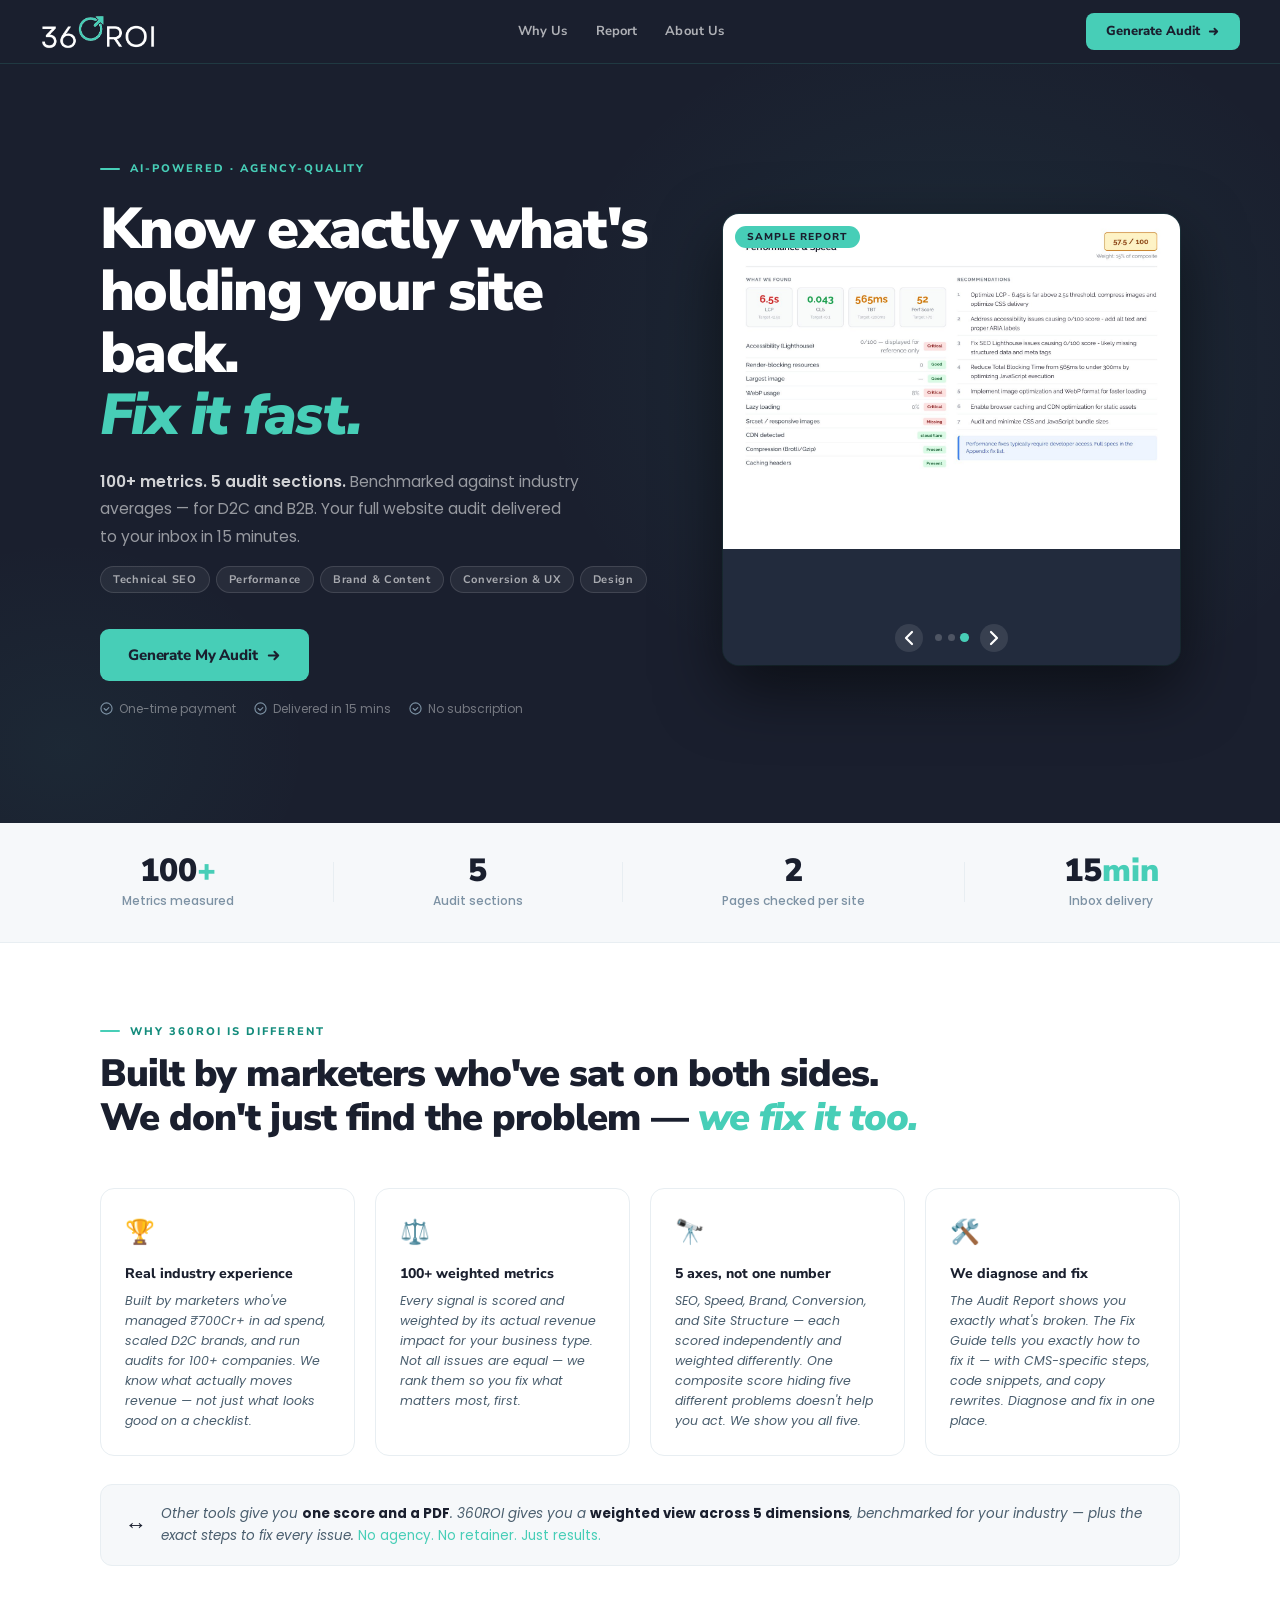
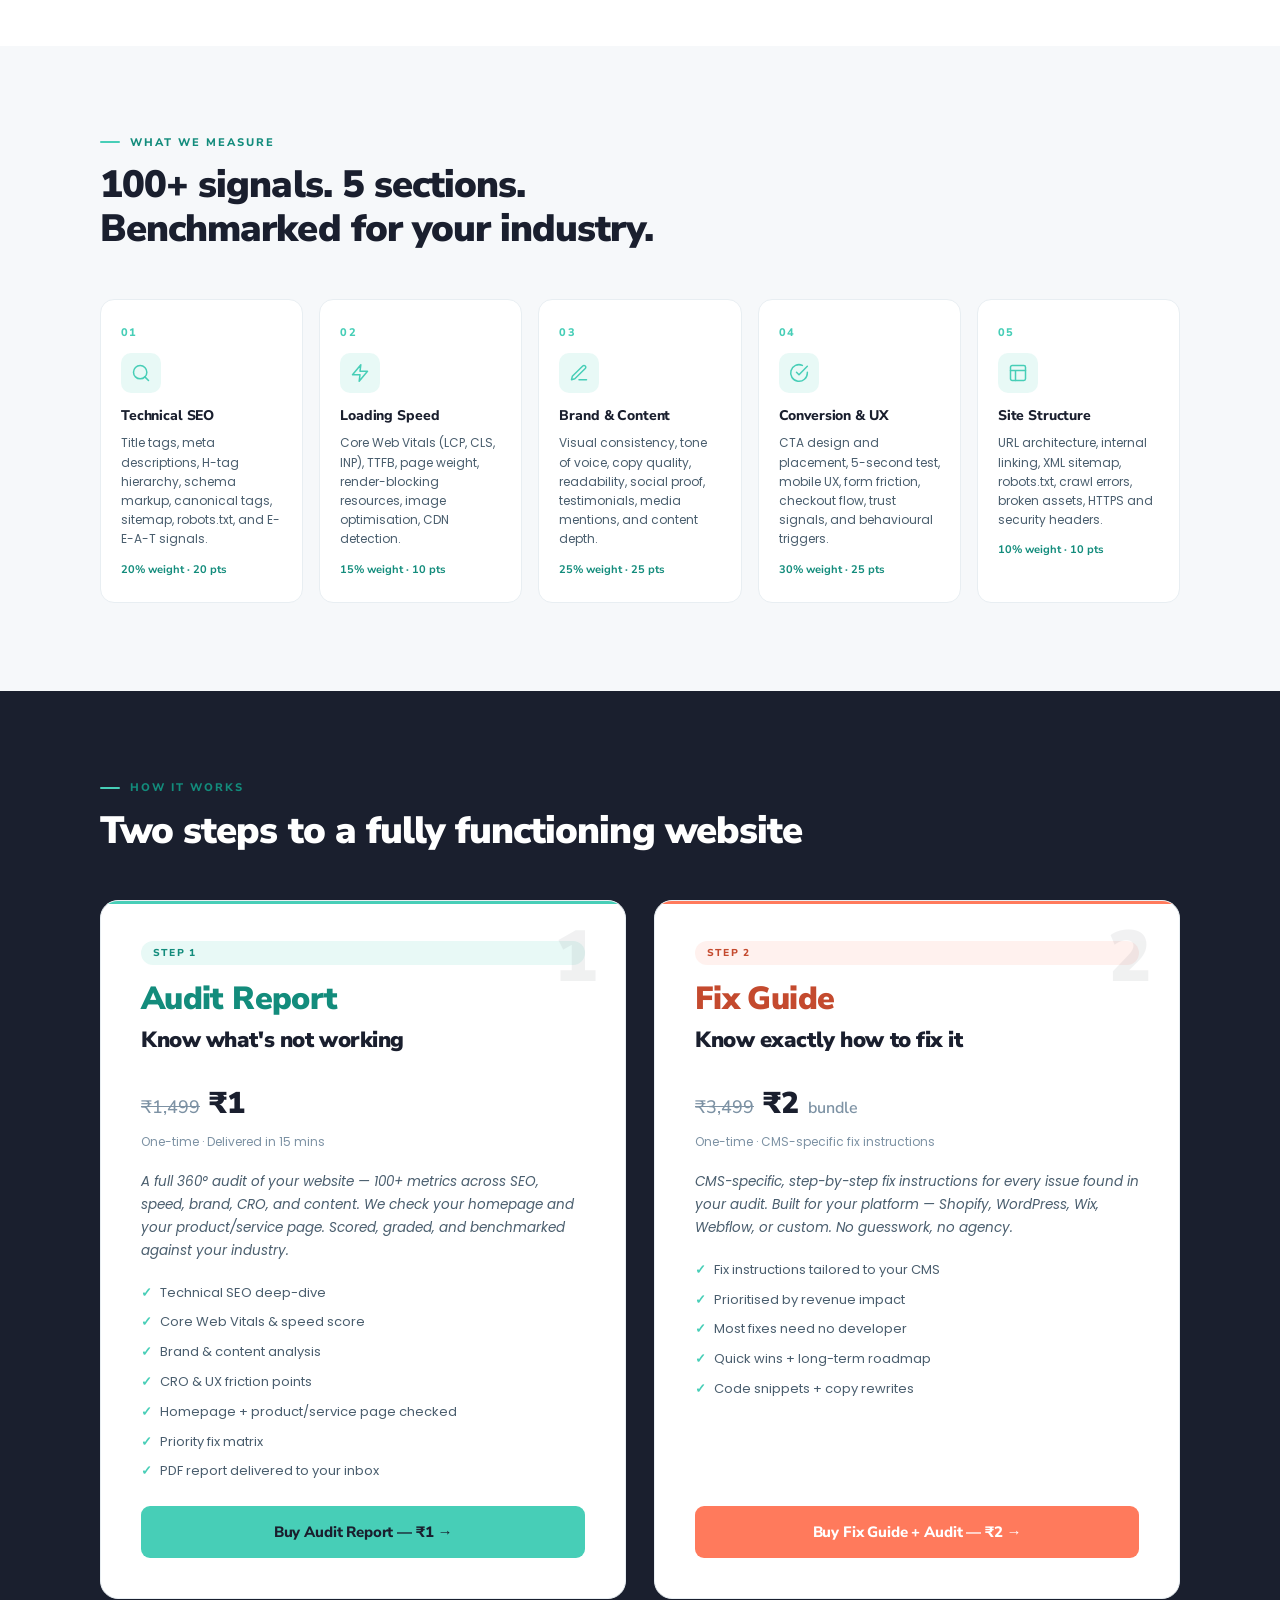
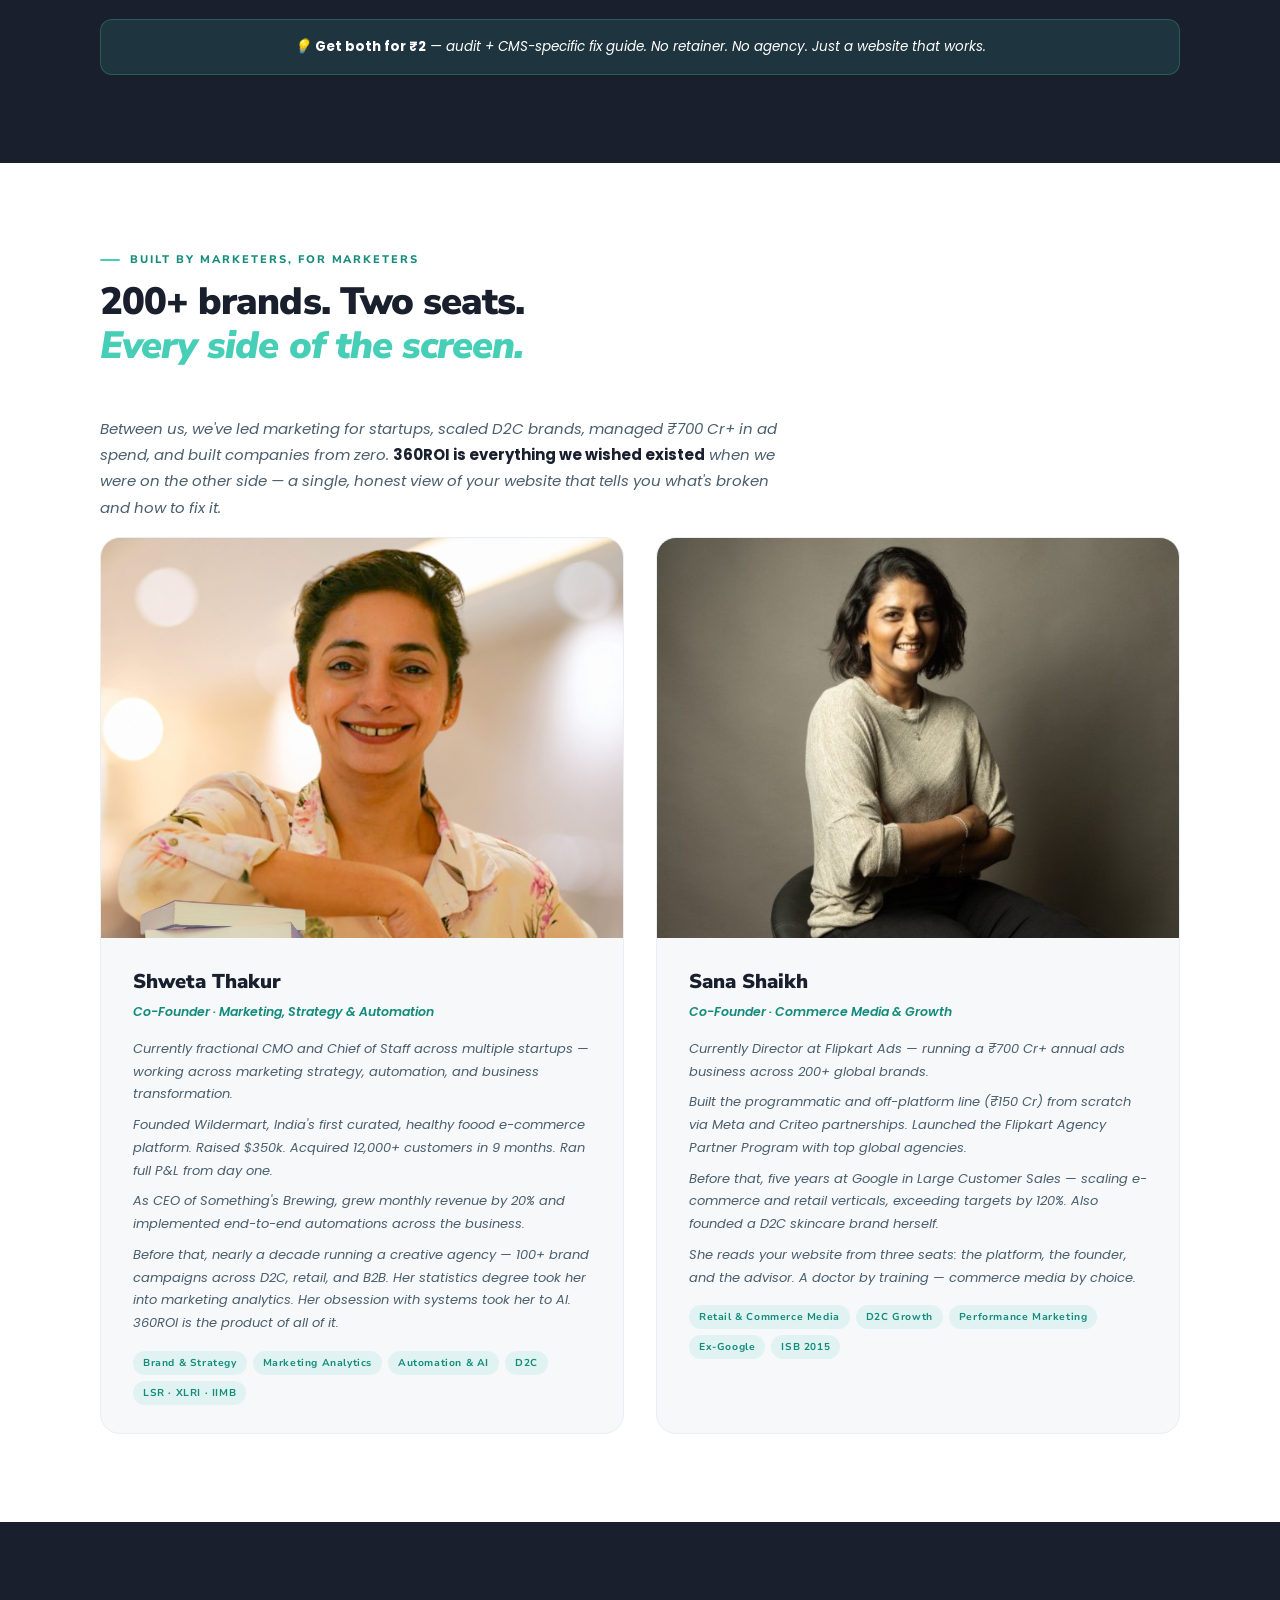
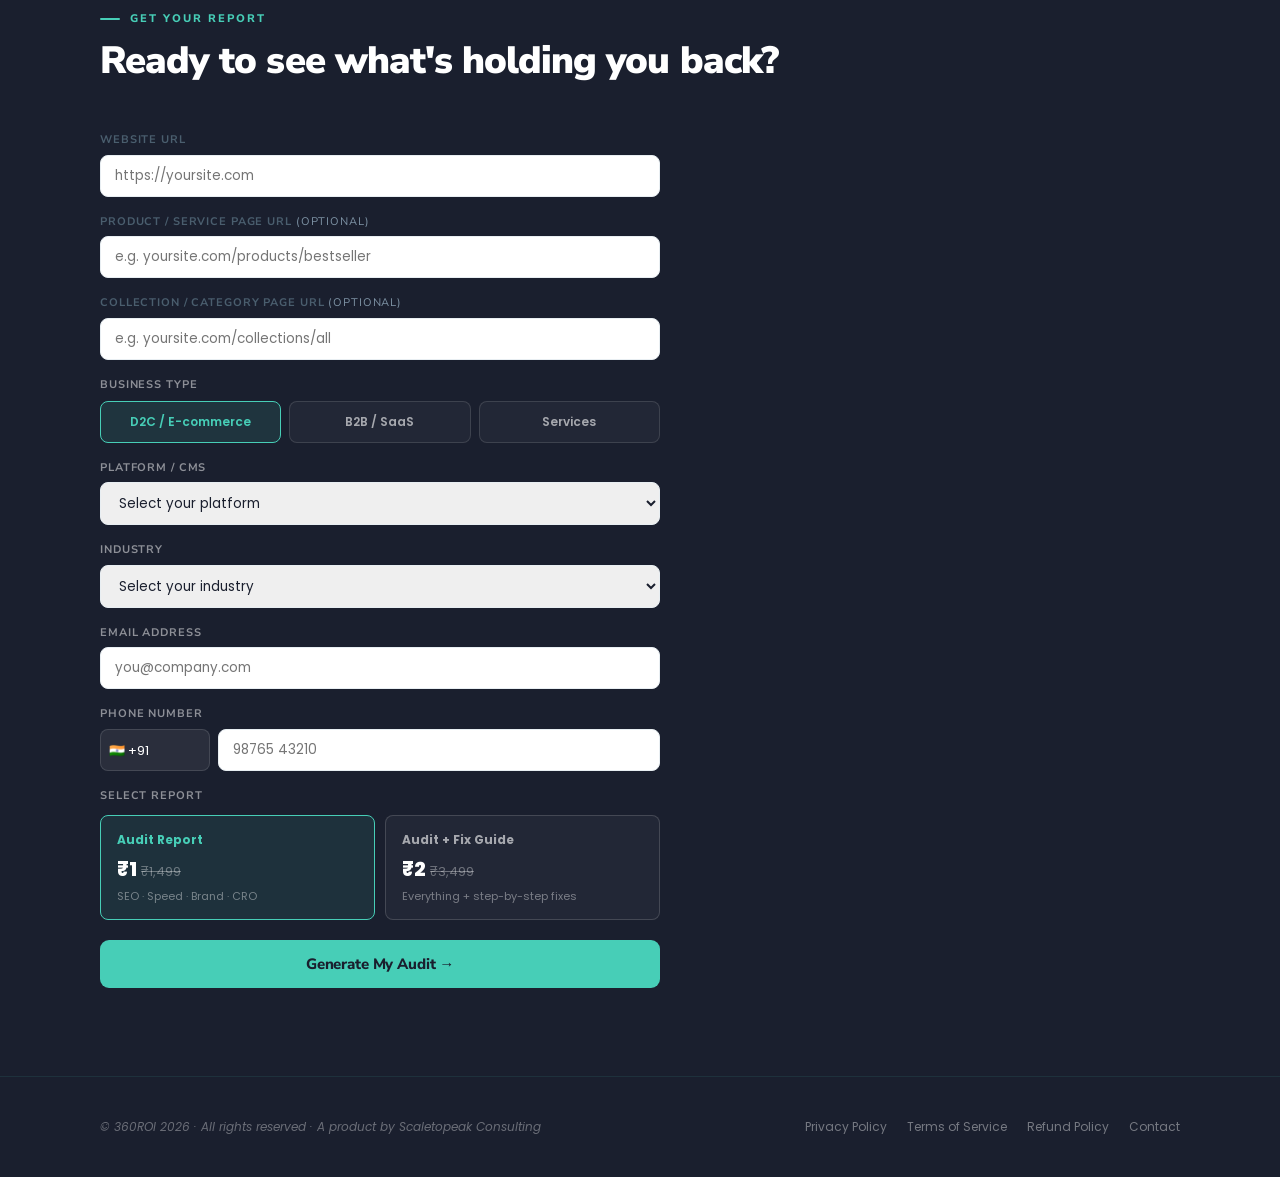
<file: index.html>
<!DOCTYPE html>
<html lang="en"><head>
<meta http-equiv="content-type" content="text/html; charset=UTF-8">
<meta charset="UTF-8">
<meta name="viewport" content="width=device-width, initial-scale=1.0">
<title>360ROI — AI-Powered Website Audit</title>
<meta name="description" content="Get a 360° website audit in 15 minutes. AI-powered, agency-quality PDF report covering 100+ metrics across SEO, speed, brand, CRO, design and more.">
<link rel="icon" type="image/png" href="assets/favicon.png">
<link rel="preconnect" href="https://fonts.googleapis.com/">
<link rel="preconnect" href="https://fonts.gstatic.com/" crossorigin="">
<link href="https://fonts.googleapis.com/css2?family=Nunito+Sans:ital,wght@0,400;0,700;0,800;0,900;1,700&family=Poppins:wght@400;500;600&display=swap" rel="stylesheet">
<link rel="stylesheet" href="style.css">
<script src="https://sdk.cashfree.com/js/v3/cashfree.js"></script>
</head>
<body>

<div id="main-site">

  <!-- NAV -->
 <nav class="nav">
  <button class="nav-burger" id="navBurger" aria-label="Menu">
    <span></span><span></span><span></span>
  </button>
  <a href="#" class="nav-logo">
    <img src="assets/logo.png" alt="360ROI">
  </a>
  <div class="nav-links">
    <a href="#why-different">Why Us</a>
    <a href="#how-it-works">Report</a>
    <a href="#about">About Us</a>
  </div>
  <div class="nav-right">
    <a href="#audit-form" class="nav-cta">Generate Audit
      <svg width="13" height="13" viewBox="0 0 14 14" fill="none" aria-hidden="true"><path d="M3 7H11M8 4L11 7L8 10" stroke="currentColor" stroke-width="2" stroke-linecap="round" stroke-linejoin="round"></path></svg>
    </a>
  </div>
</nav>
   <div class="nav-mobile-menu" id="mobileMenu">
  <button class="mobile-menu-close" onclick="closeMobileMenu()">×</button>
  <a href="#why-different" onclick="closeMobileMenu()">Why Us</a>
  <a href="#how-it-works" onclick="closeMobileMenu()">Report</a>
  <a href="#about" onclick="closeMobileMenu()">About Us</a>
  <a href="#audit-form" onclick="closeMobileMenu()" style="color:var(--teal);">Generate Audit →</a>
</div>

  <!-- HERO -->
  <section class="hero-wrap">
    <div class="hero">
      <div>
        <div class="hero-eyebrow">AI-Powered · Agency-Quality</div>
        <h1>Know exactly what's<br>holding your site back.<br><em>Fix it fast.</em></h1>
        <p class="hero-sub"><strong>100+ metrics. 5 audit sections.</strong> Benchmarked against industry averages — for D2C and B2B. Your full website audit delivered to your inbox in 15 minutes.</p>
        <div class="hero-metrics">
          <span class="hm-pill">Technical SEO</span>
          <span class="hm-pill">Performance</span>
          <span class="hm-pill">Brand &amp; Content</span>
          <span class="hm-pill">Conversion &amp; UX</span>
          <span class="hm-pill">Design</span>
        </div>
        <a href="#audit-form" class="btn-primary">
          Generate My Audit
          <svg width="15" height="15" viewBox="0 0 16 16" fill="none" aria-hidden="true"><path d="M3 8H13M9 4L13 8L9 12" stroke="currentColor" stroke-width="2.2" stroke-linecap="round" stroke-linejoin="round"></path></svg>
        </a>
        <div class="hero-trust">
          <span class="ht-item">
            <svg width="13" height="13" viewBox="0 0 14 14" fill="none" aria-hidden="true"><circle cx="7" cy="7" r="6" stroke="#7d92a4" stroke-width="1.2"></circle><path d="M4.5 7l2 2 3-3" stroke="#7d92a4" stroke-width="1.2" stroke-linecap="round" stroke-linejoin="round"></path></svg>
            One-time payment
          </span>
          <span class="ht-item">
            <svg width="13" height="13" viewBox="0 0 14 14" fill="none" aria-hidden="true"><circle cx="7" cy="7" r="6" stroke="#7d92a4" stroke-width="1.2"></circle><path d="M4.5 7l2 2 3-3" stroke="#7d92a4" stroke-width="1.2" stroke-linecap="round" stroke-linejoin="round"></path></svg>
            Delivered in 15 mins
          </span>
          <span class="ht-item">
            <svg width="13" height="13" viewBox="0 0 14 14" fill="none" aria-hidden="true"><circle cx="7" cy="7" r="6" stroke="#7d92a4" stroke-width="1.2"></circle><path d="M4.5 7l2 2 3-3" stroke="#7d92a4" stroke-width="1.2" stroke-linecap="round" stroke-linejoin="round"></path></svg>
            No subscription
          </span>
        </div>
      </div>

      <!-- REPORT SCREENSHOTS SLIDER -->
      <div class="rpt-slider-wrap">
        <div class="rpt-badge-float">Sample Report</div>
        <div class="rpt-slider" id="rptSlider">
          <div class="rpt-slide">
            <img src="assets/report-cover.jpg" alt="Report cover — score overview">
          </div>
          <div class="rpt-slide">
            <img src="assets/report-summary.jpg" alt="Executive summary — top priorities">
          </div>
          <div class="rpt-slide active">
            <img src="assets/report-perf.jpg" alt="Performance section — Core Web Vitals">
          </div>
        </div>
       
        <div class="rpt-controls">
  <button class="rpt-arrow" id="rptPrev">
  <svg width="10" height="16" viewBox="0 0 10 16" fill="none"><path d="M8 2L2 8L8 14" stroke="currentColor" stroke-width="2.2" stroke-linecap="round" stroke-linejoin="round"></path></svg>
</button>
  <div class="rpt-dots">
    <button class="rpt-dot-btn" data-slide="0"></button>
    <button class="rpt-dot-btn" data-slide="1"></button>
    <button class="rpt-dot-btn active" data-slide="2"></button>
  </div>
 <button class="rpt-arrow" id="rptNext">
  <svg width="10" height="16" viewBox="0 0 10 16" fill="none"><path d="M2 2L8 8L2 14" stroke="currentColor" stroke-width="2.2" stroke-linecap="round" stroke-linejoin="round"></path></svg>
</button>
</div>
      </div>
    </div>
  </section>

  <!-- STATS BAR -->
  <div class="stats-bar">
    <div class="stats-inner">
      <div class="stat-item"><div class="stat-num">100<span>+</span></div><div class="stat-label">Metrics measured</div></div>
      <div class="stat-div"></div>
      <div class="stat-item"><div class="stat-num">5</div><div class="stat-label">Audit sections</div></div>
      <div class="stat-div"></div>
      <div class="stat-item"><div class="stat-num">2</div><div class="stat-label">Pages checked per site</div></div>
      <div class="stat-div"></div>
      <div class="stat-item"><div class="stat-num">15<span>min</span></div><div class="stat-label">Inbox delivery</div></div>
    </div>
  </div>

  <!-- WHY DIFFERENT -->
  <section class="why-section" id="why-different">
    <div class="wrap">
      <div class="eyebrow">Why 360ROI is different</div>
      <h2 class="sec-h">Built by marketers who've sat on both sides.<br>We don't just find the problem — <em>we fix it too.</em></h2>
      <div class="why-grid">
        <div class="why-card">
          <div class="why-icon">🏆</div>
          <h4>Real industry experience</h4>
          <p>Built by marketers who've managed ₹700Cr+ in ad spend, scaled D2C brands, and run audits for 100+ companies. We know what actually moves revenue — not just what looks good on a checklist.</p>
        </div>
        <div class="why-card">
          <div class="why-icon">⚖️</div>
          <h4>100+ weighted metrics</h4>
          <p>Every signal is scored and weighted by its actual revenue impact for your business type. Not all issues are equal — we rank them so you fix what matters most, first.</p>
        </div>
        <div class="why-card">
          <div class="why-icon">🔭</div>
          <h4>5 axes, not one number</h4>
          <p>SEO, Speed, Brand, Conversion, and Site Structure — each scored independently and weighted differently. One composite score hiding five different problems doesn't help you act. We show you all five.</p>
        </div>
        <div class="why-card">
          <div class="why-icon">🛠️</div>
          <h4>We diagnose and fix</h4>
          <p>The Audit Report shows you exactly what's broken. The Fix Guide tells you exactly how to fix it — with CMS-specific steps, code snippets, and copy rewrites. Diagnose and fix in one place.</p>
        </div>
      </div>
      <div class="why-vs">
        <span style="font-size:22px;flex-shrink:0;">↔</span>
        <p>Other tools give you <strong>one score and a PDF</strong>. 360ROI gives you a <strong>weighted view across 5 dimensions</strong>, benchmarked for your industry — plus the exact steps to fix every issue. <span class="teal">No agency. No retainer. Just results.</span></p>
      </div>
    </div>
  </section>

  <!-- 5 SECTIONS -->
<section class="sections-wrap">
  <div class="wrap">
    <div class="eyebrow">What we measure</div>
    <div class="sec-h">100+ signals. 5 sections.<br>Benchmarked for your industry.</div>
    <div class="sections-grid">
      <div class="sec-card">
        <div class="sec-num">01</div>
        <div class="sec-icon">
          <svg width="20" height="20" viewBox="0 0 24 24" fill="none" stroke="#47CEB7" stroke-width="1.8" stroke-linecap="round" stroke-linejoin="round"><circle cx="11" cy="11" r="8"></circle><path d="m21 21-4.35-4.35"></path></svg>
        </div>
        <h4>Technical SEO</h4>
        <p>Title tags, meta descriptions, H-tag hierarchy, schema markup, canonical tags, sitemap, robots.txt, and E-E-A-T signals.</p>
        <div class="sec-pts">20% weight · 20 pts</div>
      </div>
      <div class="sec-card">
        <div class="sec-num">02</div>
        <div class="sec-icon">
          <svg width="20" height="20" viewBox="0 0 24 24" fill="none" stroke="#47CEB7" stroke-width="1.8" stroke-linecap="round" stroke-linejoin="round"><path d="M13 2L3 14h9l-1 8 10-12h-9l1-8z"></path></svg>
        </div>
        <h4>Loading Speed</h4>
        <p>Core Web Vitals (LCP, CLS, INP), TTFB, page weight, render-blocking resources, image optimisation, CDN detection.</p>
        <div class="sec-pts">15% weight · 10 pts</div>
      </div>
      <div class="sec-card">
        <div class="sec-num">03</div>
        <div class="sec-icon">
          <svg width="20" height="20" viewBox="0 0 24 24" fill="none" stroke="#47CEB7" stroke-width="1.8" stroke-linecap="round" stroke-linejoin="round"><path d="M12 20h9"></path><path d="M16.5 3.5a2.121 2.121 0 0 1 3 3L7 19l-4 1 1-4L16.5 3.5z"></path></svg>
        </div>
        <h4>Brand &amp; Content</h4>
        <p>Visual consistency, tone of voice, copy quality, readability, social proof, testimonials, media mentions, and content depth.</p>
        <div class="sec-pts">25% weight · 25 pts</div>
      </div>
      <div class="sec-card">
        <div class="sec-num">04</div>
        <div class="sec-icon">
          <svg width="20" height="20" viewBox="0 0 24 24" fill="none" stroke="#47CEB7" stroke-width="1.8" stroke-linecap="round" stroke-linejoin="round"><path d="M22 11.08V12a10 10 0 1 1-5.93-9.14"></path><polyline points="22 4 12 14.01 9 11.01"></polyline></svg>
        </div>
        <h4>Conversion &amp; UX</h4>
        <p>CTA design and placement, 5-second test, mobile UX, form friction, checkout flow, trust signals, and behavioural triggers.</p>
        <div class="sec-pts">30% weight · 25 pts</div>
      </div>
      <div class="sec-card">
        <div class="sec-num">05</div>
        <div class="sec-icon">
          <svg width="20" height="20" viewBox="0 0 24 24" fill="none" stroke="#47CEB7" stroke-width="1.8" stroke-linecap="round" stroke-linejoin="round"><rect x="3" y="3" width="18" height="18" rx="2"></rect><path d="M3 9h18M9 21V9"></path></svg>
        </div>
        <h4>Site Structure</h4>
        <p>URL architecture, internal linking, XML sitemap, robots.txt, crawl errors, broken assets, HTTPS and security headers.</p>
        <div class="sec-pts">10% weight · 10 pts</div>
      </div>
    </div>
  </div>
</section>

  <!-- HOW IT WORKS / TWO REPORTS -->
  <section class="steps-section" id="how-it-works">
    <div class="wrap">
      <div class="eyebrow">How it works</div>
      <h2 class="sec-h-white">Two steps to a fully functioning website</h2>
      <div class="steps-grid">

        <!-- STEP 1 - AUDIT REPORT -->
        <div class="step-card s1" style="display:flex;flex-direction:column;">
          <div class="step-num">1</div>
          <div class="step-badge s1">Step 1</div>
          <div style="font-family:'Nunito Sans',sans-serif;font-size:32px;font-weight:900;color:var(--teal-dk);letter-spacing:-0.02em;margin-bottom:6px;line-height:1.1;">Audit Report</div>
          <h3>Know what's not working</h3>
          <div class="step-price"><s style="color:var(--g400);font-size:18px;font-weight:500;">₹1,499</s> ₹1</div>
          <div class="step-price-note">One-time · Delivered in 15 mins</div>
          <p class="step-desc">A full 360° audit of your website — 100+ metrics across SEO, speed, brand, CRO, and content. We check your homepage <em>and</em> your product/service page. Scored, graded, and benchmarked against your industry.</p>
          <ul class="step-features" style="flex:1;">
            <li>Technical SEO deep-dive</li>
            <li>Core Web Vitals &amp; speed score</li>
            <li>Brand &amp; content analysis</li>
            <li>CRO &amp; UX friction points</li>
            <li>Homepage + product/service page checked</li>
            <li>Priority fix matrix</li>
            <li>PDF report delivered to your inbox</li>
          </ul>
          <a href="#audit-form" class="btn-primary" style="width:100%;justify-content:center;margin-top:24px;">Buy Audit Report — ₹1 →</a>
        </div>

        <!-- STEP 2 - FIX GUIDE -->
        <div class="step-card s2" style="display:flex;flex-direction:column;">
          <div class="step-num">2</div>
          <div class="step-badge s2">Step 2</div>
          <div style="font-family:'Nunito Sans',sans-serif;font-size:32px;font-weight:900;color:#c44a2e;letter-spacing:-0.02em;margin-bottom:6px;line-height:1.1;">Fix Guide</div>
          <h3>Know exactly how to fix it</h3>
          <div class="step-price"><s style="color:var(--g400);font-size:18px;font-weight:500;">₹3,499</s> ₹2 <span style="font-size:16px;font-weight:600;color:var(--g400);">bundle</span></div>
          <div class="step-price-note">One-time · CMS-specific fix instructions</div>
          <p class="step-desc">CMS-specific, step-by-step fix instructions for every issue found in your audit. Built for your platform — Shopify, WordPress, Wix, Webflow, or custom. No guesswork, no agency.</p>
          <ul class="step-features" style="flex:1;">
            <li>Fix instructions tailored to your CMS</li>
            <li>Prioritised by revenue impact</li>
            <li>Most fixes need no developer</li>
            <li>Quick wins + long-term roadmap</li>
            <li>Code snippets + copy rewrites</li>
          </ul>
          <a href="#audit-form" class="btn-primary" style="width:100%;justify-content:center;margin-top:24px;background:var(--coral);color:var(--white);">Buy Fix Guide + Audit — ₹2 →</a>
        </div>

      </div>
      <div class="combo-note">
        💡 <strong>Get both for ₹2</strong> — audit + CMS-specific fix guide. No retainer. No agency. <em>Just a website that works.</em>
      </div>
    </div>
  </section>

  <!-- ABOUT -->
  <section class="about-section" id="about">
    <div class="wrap">
      <div class="eyebrow">Built by marketers, for marketers</div>
      <h2 class="sec-h">200+ brands. Two seats.<br><em>Every side of the screen.</em></h2>
      <p class="founders-intro">Between us, we've led marketing for startups, scaled D2C brands, managed ₹700 Cr+ in ad spend, and built companies from zero. <strong>360ROI is everything we wished existed</strong> when we were on the other side — a single, honest view of your website that tells you what's broken and how to fix it.</p>
      <div class="founders-grid">

        <!-- SHWETA -->
        <div class="founder-card">
          <div class="founder-photo-wrap">
            <img class="founder-photo" src="assets/shweta.png" alt="Shweta Thakur">
          </div>
          <div class="founder-body">
            <div class="founder-name">Shweta Thakur</div>
            <div class="founder-title">Co-Founder · Marketing, Strategy &amp; Automation</div>
            <div class="founder-bio">
              <p>Currently fractional CMO and Chief of Staff across 
multiple startups — working across marketing strategy, automation, and 
business transformation.</p>
              <p>Founded Wildermart, India's first curated, healthy 
foood e-commerce platform. Raised $350k. Acquired 12,000+ customers in 9
 months. Ran full P&amp;L from day one.</p>
              <p>As CEO of Something's Brewing, grew monthly revenue by 20% and implemented end-to-end automations across the business.</p>
              <p>Before that, nearly a decade running a creative agency —
 100+ brand campaigns across D2C, retail, and B2B. Her statistics degree
 took her into marketing analytics. Her obsession with systems took her 
to AI. <em>360ROI is the product of all of it.</em></p>
            </div>
            <div class="founder-tags">
              <span class="f-tag">Brand &amp; Strategy</span>
              <span class="f-tag">Marketing Analytics</span>
              <span class="f-tag">Automation &amp; AI</span>
              <span class="f-tag">D2C</span>
              <span class="f-tag">LSR · XLRI · IIMB</span>
            </div>
          </div>
        </div>

        <!-- SANA -->
        <div class="founder-card">
          <div class="founder-photo-wrap">
            <img class="founder-photo" src="assets/sana-photo.png" alt="Sana Shaikh">
          </div>
          <div class="founder-body">
            <div class="founder-name">Sana Shaikh</div>
            <div class="founder-title">Co-Founder · Commerce Media &amp; Growth</div>
            <div class="founder-bio">
              <p>Currently Director at Flipkart Ads — running a ₹700 Cr+ annual ads business across 200+ global brands.</p>
              <p>Built the programmatic and off-platform line (₹150 Cr) 
from scratch via Meta and Criteo partnerships. Launched the Flipkart 
Agency Partner Program with top global agencies.</p>
              <p>Before that, five years at Google in Large Customer 
Sales — scaling e-commerce and retail verticals, exceeding targets by 
120%. Also founded a D2C skincare brand herself.</p>
              <p><em>She reads your website from three seats: the 
platform, the founder, and the advisor. A doctor by training — commerce 
media by choice.</em></p>
            </div>
            <div class="founder-tags">
              <span class="f-tag">Retail &amp; Commerce Media</span>
              <span class="f-tag">D2C Growth</span>
              <span class="f-tag">Performance Marketing</span>
              <span class="f-tag">Ex-Google</span>
              <span class="f-tag">ISB 2015</span>
            </div>
          </div>
        </div>

      </div>
    </div>
  </section>

  <!-- AUDIT FORM SECTION -->
  <section id="audit-form" style="background:var(--navy);padding:88px 0;">
    <div class="wrap">
      <div class="eyebrow" style="color:var(--teal);">Get your report</div>
      <h2 class="sec-h" style="color:var(--white);">Ready to see what's holding you back?</h2>
      <div style="max-width:560px;">
       <form id="main-form">
          <div class="form-row">
            <label>Website URL</label>
            <input type="url" id="f-url" placeholder="https://yoursite.com" required="">
          </div>
          <div class="form-row">
            <label>Product / Service Page URL <span style="font-weight:400;color:var(--g400);">(optional)</span></label>
           <input type="url" id="f-pdp" placeholder="e.g. yoursite.com/products/bestseller">
          </div>
          <div class="form-row">
             <label>Collection / Category Page URL <span style="font-weight:400;color:var(--g400);">(optional)</span></label>
             <input type="url" id="f-collection" placeholder="e.g. yoursite.com/collections/all">
          </div>
          <div style="margin-bottom:16px;">
            <label style="display:block;font-size:11px;font-weight:700;color:rgba(255,255,255,0.5);margin-bottom:8px;font-family:'Nunito Sans',sans-serif;letter-spacing:0.08em;text-transform:uppercase;">Business Type</label>
            <div class="btype-row">
              <div class="btype-opt active" data-value="d2c" style="background:rgba(255,255,255,0.04);border-color:rgba(255,255,255,0.12);color:rgba(255,255,255,0.6);">D2C / E-commerce</div>
              <div class="btype-opt" data-value="b2b" style="background:rgba(255,255,255,0.04);border-color:rgba(255,255,255,0.12);color:rgba(255,255,255,0.6);">B2B / SaaS</div>
              <div class="btype-opt" data-value="services" style="background:rgba(255,255,255,0.04);border-color:rgba(255,255,255,0.12);color:rgba(255,255,255,0.6);">Services</div>
            </div>
          </div>
          <div class="form-row">
            <label style="color:rgba(255,255,255,0.5);">Platform / CMS</label>
            <select id="f-cms" required="">
              <option value="" selected="selected">Select your platform</option>
              <option>Shopify</option>
              <option>WordPress</option>
              <option>Wix</option>
              <option>Webflow</option>
              <option>Custom / Other</option>
            </select>
          </div>
          <div class="form-row">
            <label style="color:rgba(255,255,255,0.5);">Industry</label>
            <select id="f-industry" required="">
              <option value="" selected="selected">Select your industry</option>
              <option>Fashion &amp; Apparel</option>
              <option>Beauty &amp; Wellness</option>
              <option>Food &amp; Beverage</option>
              <option>Home &amp; Lifestyle</option>
              <option>Tech / SaaS</option>
              <option>Professional Services</option>
              <option>Healthcare</option>
              <option>Other</option>
            </select>
          </div>
          <div class="form-row">
            <label style="color:rgba(255,255,255,0.5);">Email Address</label>
            <input type="email" id="f-email" placeholder="you@company.com" required="">
          </div>
          <div class="form-row">
            <label style="color:rgba(255,255,255,0.5);">Phone Number</label>
            <div style="display:flex;gap:8px;">
              <select id="f-phone-cc" style="width:110px;flex-shrink:0;padding:10px 8px;border-radius:8px;background:rgba(255,255,255,0.07);border:1.5px solid rgba(255,255,255,0.12);color:var(--white);font-size:13px;font-family:'Poppins',sans-serif;appearance:none;">
                <option value="+91">🇮🇳 +91</option>
                <option value="+1">🇺🇸 +1</option>
                <option value="+44">🇬🇧 +44</option>
                <option value="+971">🇦🇪 +971</option>
                <option value="+65">🇸🇬 +65</option>
                <option value="+61">🇦🇺 +61</option>
              </select>
              <input type="tel" id="f-phone" placeholder="98765 43210" required="" pattern="[0-9\s\-]{7,12}" title="Enter a valid phone number" style="flex:1;">
            </div>
          </div>
          <div style="margin-bottom:20px;">
            <label style="display:block;font-size:11px;font-weight:700;color:rgba(255,255,255,0.5);margin-bottom:10px;font-family:'Nunito Sans',sans-serif;letter-spacing:0.08em;text-transform:uppercase;">Select Report</label>
            <div style="display:flex;gap:10px;">
              <div class="product-opt active" data-product="r1" >
                <div class="prod-label" style="font-size:12px;font-weight:700;color:var(--teal);margin-bottom:4px;">Audit Report</div>
                <div style="font-size:20px;font-weight:800;color:white;">₹1 <s style="font-size:13px;font-weight:400;color:rgba(255,255,255,0.35);">₹1,499</s></div>
                <div style="font-size:11px;color:rgba(255,255,255,0.4);margin-top:3px;">SEO · Speed · Brand · CRO</div>
              </div>
              <div class="product-opt" data-product="bundle" >
                <div class="prod-label" style="font-size:12px;font-weight:700;color:rgba(255,255,255,0.6);margin-bottom:4px;">Audit + Fix Guide</div>
                <div style="font-size:20px;font-weight:800;color:white;">₹2 <s style="font-size:13px;font-weight:400;color:rgba(255,255,255,0.35);">₹3,499</s></div>
                <div style="font-size:11px;color:rgba(255,255,255,0.4);margin-top:3px;">Everything + step-by-step fixes</div>
              </div>
            </div>
          </div>
          <button type="submit" id="submit-btn" class="btn-primary" style="width:100%;justify-content:center;">
            Generate My Audit →
          </button>
          <div id="statusBar" class="status-bar" style="margin-top:12px;">
            <span id="statusDot"></span>
            <span id="statusText"></span>
          </div>
        </form>
      </div>
    </div>
  </section>

  <!-- FOOTER -->
  <footer class="footer">
    <div class="footer-inner">
      <p class="footer-copy">© 360ROI 2026 · All rights reserved · A product by Scaletopeak Consulting</p>
      <div class="footer-links">
        <a href="privacy.html">Privacy Policy</a>
        <a href="terms.html">Terms of Service</a>
        <a href="refund.html">Refund Policy</a>
        <a href="mailto:hello@360roi.ai">Contact</a>
      </div>
    </div>
  </footer>

</div><!-- /main-site -->

<!-- LEGAL WRAP -->
<div id="legal-wrap" style="display:none;background:var(--white);min-height:100vh;">
  <nav class="nav">
    <a href="#" class="nav-logo" onclick="hideLegal();return false;">
      <img src="assets/logo.png" alt="360ROI">
    </a>
  </nav>

  <div id="page-privacy" class="legal-page">
    <div class="wrap">
      <button class="legal-back" onclick="hideLegal()">← Back to home</button>
      <h1>Privacy Policy</h1>
      <p class="updated">Last updated: June 2026</p>
      <p>360ROI ("we", "us", "our") is operated by Scaletopeak 
Consulting. This policy explains how we collect, use, and protect your 
information when you use our website audit service.</p>
      <h2>Information We Collect</h2>
      <p>When you purchase an audit, we collect: your website URL, 
business type, CMS/platform, industry, and email address. Payment 
information is processed securely by Cashfree — we do not store card 
details.</p>
      <h2>How We Use Your Information</h2>
      <ul>
        <li>To perform the website audit you have paid for</li>
        <li>To deliver your audit report to your email address</li>
        <li>To send follow-up emails about your report, including Fix Guide upgrade information</li>
        <li>To improve our audit models and benchmarking data (anonymised)</li>
      </ul>
      <h2>Data Storage</h2>
      <p>Audit data and reports are stored securely on Supabase 
infrastructure. We retain audit records for 12 months. You may request 
deletion of your data at any time by emailing us.</p>
      <h2>Third-Party Services</h2>
      <p>We use: Google PageSpeed Insights API (performance data), 
Firecrawl (web crawling), ScreenshotOne (screenshots), Cashfree (payment
 processing), and Gmail (report delivery). Each service operates under 
its own privacy policy.</p>
      <h2>Cookies</h2>
      <p>We use minimal cookies for session management and analytics. We do not use advertising or tracking cookies.</p>
      <h2>Your Rights</h2>
      <p>You have the right to access, correct, or delete your personal data. Contact us at <a href="mailto:hello@360roi.ai" style="color:var(--teal-dk);">hello@360roi.ai</a>.</p>
      <h2>Contact</h2>
      <p>Scaletopeak Consulting · hello@360roi.ai</p>
    </div>
  </div>

  <div id="page-terms" class="legal-page">
    <div class="wrap">
      <button class="legal-back" onclick="hideLegal()">← Back to home</button>
      <h1>Terms of Service</h1>
      <p class="updated">Last updated: June 2026</p>
      <p>By purchasing a 360ROI audit report, you agree to the following terms.</p>
      <h2>The Service</h2>
      <p>360ROI provides automated AI-powered website audit reports 
("Audit Report") and optional implementation guides ("Fix Guide"). 
Reports are generated by automated systems and AI analysis and are 
advisory in nature.</p>
      <h2>Payment</h2>
      <p>All payments are one-time and processed via Cashfree. Prices 
are displayed in Indian Rupees (₹). The Fix Guide is a separate purchase
 available after receiving your Audit Report.</p>
      <h2>Delivery</h2>
      <p>Reports are typically delivered within 15 minutes of payment. 
In exceptional cases, delivery may take up to 60 minutes. Contact 
hello@360roi.ai if you haven't received your report within 60 minutes.</p>
      <h2>Acceptable Use</h2>
      <p>You may only submit URLs for websites you own or have explicit 
permission to audit. Reports are for your internal business use only and
 may not be resold without written permission.</p>
      <h2>Limitations</h2>
      <p>We cannot audit password-protected, geo-blocked, or 
crawler-blocking sites. No refund is issued for these technical 
limitations — we will contact you to resolve or offer an alternative.</p>
      <h2>Intellectual Property</h2>
      <p>The 360ROI methodology, scoring framework, and report templates
 are proprietary to Scaletopeak Consulting. The findings in your report 
are yours to use.</p>
      <h2>Governing Law</h2>
      <p>These terms are governed by the laws of India. Disputes are subject to the jurisdiction of courts in Bengaluru, Karnataka.</p>
      <h2>Contact</h2>
      <p>Scaletopeak Consulting · hello@360roi.ai</p>
    </div>
  </div>

  <div id="page-refund" class="legal-page">
    <div class="wrap">
      <button class="legal-back" onclick="hideLegal()">← Back to home</button>
      <h1>Refund Policy</h1>
      <p class="updated">Last updated: June 2026</p>
      <h2>Eligible for Refund</h2>
      <ul>
        <li>Report not delivered within 60 minutes after contacting support</li>
        <li>Audit failed due to a technical error on our side</li>
        <li>Duplicate payment charged in error</li>
      </ul>
      <h2>Not Eligible for Refund</h2>
      <ul>
        <li>Disagreement with findings or scores</li>
        <li>Website was inaccessible or blocked crawlers at time of audit</li>
        <li>Incorrect URL submitted</li>
        <li>More than 7 days since purchase</li>
      </ul>
      <h2>How to Request</h2>
      <p>Email hello@360roi.ai within 7 days of purchase with your order
 ID and reason. Approved refunds are processed within 5–7 business days.</p>
      <h2>Contact</h2>
      <p>Scaletopeak Consulting · hello@360roi.ai</p>
    </div>
  </div>
</div><!-- /legal-wrap -->

<div id="thankyou-wrap" style="display:none;background:var(--navy);min-height:100vh;align-items:center;justify-content:center;">
  <div style="text-align:center;padding:60px 40px;max-width:480px;margin:0 auto;">
    <div style="font-size:56px;margin-bottom:24px;">✅</div>
    <h2 style="font-family:'Nunito Sans',sans-serif;font-size:32px;font-weight:900;color:var(--teal);margin-bottom:16px;">Payment successful!</h2>
    <p style="font-size:16px;color:rgba(255,255,255,0.65);line-height:1.7;">Your audit is being generated and will land in <strong style="color:var(--white);" id="ty-email"></strong> within 15 minutes.</p>
    <p style="font-size:13px;color:rgba(255,255,255,0.35);margin-top:16px;">You can close this tab.</p>
  </div>
</div>
<script src="script.js"></script>

</body></html>
</file>
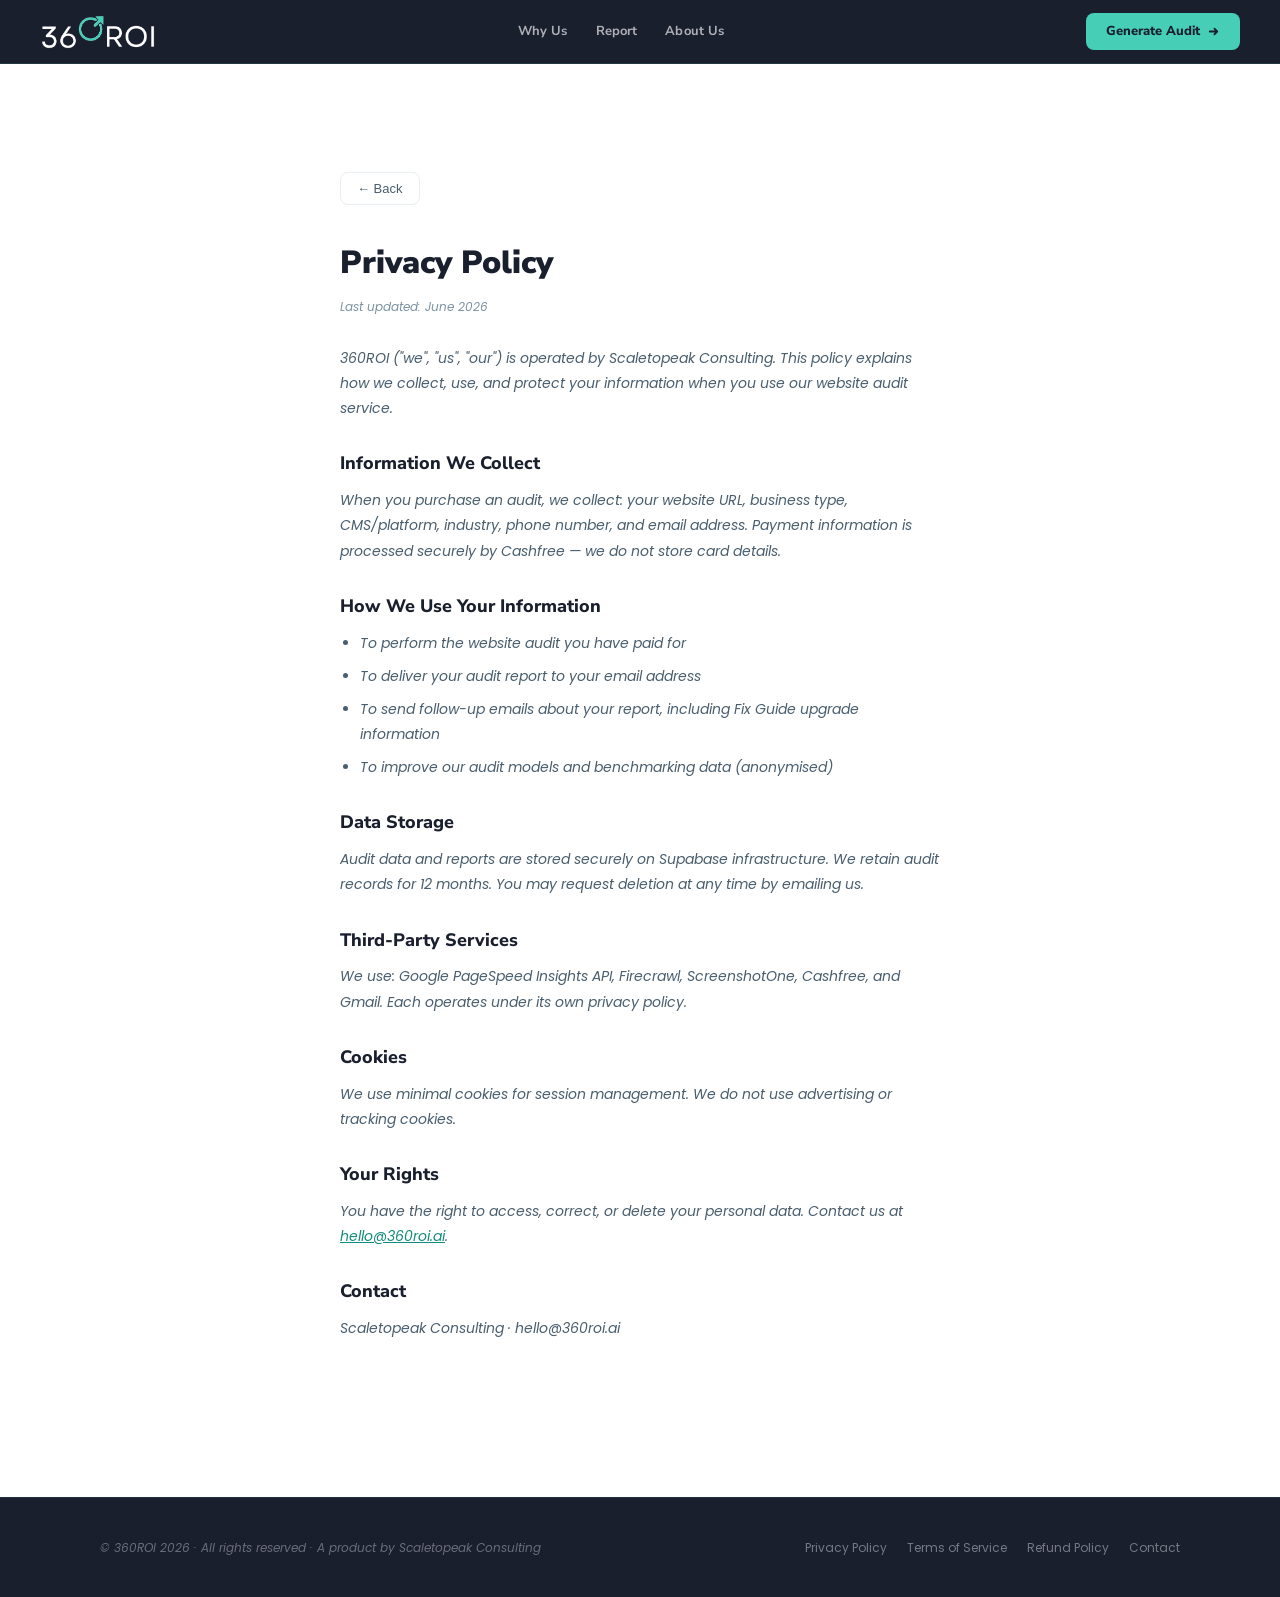
<file: privacy.html>
<!DOCTYPE html>
<html lang="en">
<head>
<meta charset="UTF-8">
<meta name="viewport" content="width=device-width, initial-scale=1.0">
<link rel="icon" type="image/png" href="assets/favicon.png">
<link rel="preconnect" href="https://fonts.googleapis.com/">
<link rel="preconnect" href="https://fonts.gstatic.com/" crossorigin="">
<link href="https://fonts.googleapis.com/css2?family=Nunito+Sans:wght@400;700;800;900&family=Poppins:wght@400;500;600&display=swap" rel="stylesheet">
<link rel="stylesheet" href="style.css">
</head>
<body>
<nav class="nav">
  <button class="nav-burger" id="navBurger" aria-label="Menu"><span></span><span></span><span></span></button>
  <a href="/" class="nav-logo"><img src="assets/logo.png" alt="360ROI"></a>
  <div class="nav-links">
    <a href="/#why-different">Why Us</a>
    <a href="/#how-it-works">Report</a>
    <a href="/#about">About Us</a>
  </div>
  <div class="nav-right">
    <a href="/#audit-form" class="nav-cta">Generate Audit <svg width="13" height="13" viewBox="0 0 14 14" fill="none"><path d="M3 7H11M8 4L11 7L8 10" stroke="currentColor" stroke-width="2" stroke-linecap="round" stroke-linejoin="round"/></svg></a>
  </div>
</nav>
<div style="background:var(--white);min-height:100vh;">
<div class="legal-page active">
<div class="wrap" style="max-width:720px;padding:48px 40px 88px;">
<button class="legal-back" onclick="window.history.back()">← Back</button>
<h1>Privacy Policy</h1>
<p class="updated">Last updated: June 2026</p>
<p>360ROI ("we", "us", "our") is operated by Scaletopeak Consulting. This policy explains how we collect, use, and protect your information when you use our website audit service.</p>
<h2>Information We Collect</h2>
<p>When you purchase an audit, we collect: your website URL, business type, CMS/platform, industry, phone number, and email address. Payment information is processed securely by Cashfree — we do not store card details.</p>
<h2>How We Use Your Information</h2>
<ul>
  <li>To perform the website audit you have paid for</li>
  <li>To deliver your audit report to your email address</li>
  <li>To send follow-up emails about your report, including Fix Guide upgrade information</li>
  <li>To improve our audit models and benchmarking data (anonymised)</li>
</ul>
<h2>Data Storage</h2>
<p>Audit data and reports are stored securely on Supabase infrastructure. We retain audit records for 12 months. You may request deletion at any time by emailing us.</p>
<h2>Third-Party Services</h2>
<p>We use: Google PageSpeed Insights API, Firecrawl, ScreenshotOne, Cashfree, and Gmail. Each operates under its own privacy policy.</p>
<h2>Cookies</h2>
<p>We use minimal cookies for session management. We do not use advertising or tracking cookies.</p>
<h2>Your Rights</h2>
<p>You have the right to access, correct, or delete your personal data. Contact us at <a href="mailto:hello@360roi.ai" style="color:var(--teal-dk);">hello@360roi.ai</a>.</p>
<h2>Contact</h2>
<p>Scaletopeak Consulting · hello@360roi.ai</p>
</div></div></div>
<footer class="footer">
  <div class="footer-inner">
    <p class="footer-copy">© 360ROI 2026 · All rights reserved · A product by Scaletopeak Consulting</p>
    <div class="footer-links">
      <a href="privacy.html">Privacy Policy</a>
      <a href="terms.html">Terms of Service</a>
      <a href="refund.html">Refund Policy</a>
      <a href="mailto:hello@360roi.ai">Contact</a>
    </div>
  </div>
</footer>
</body></html>
</file>
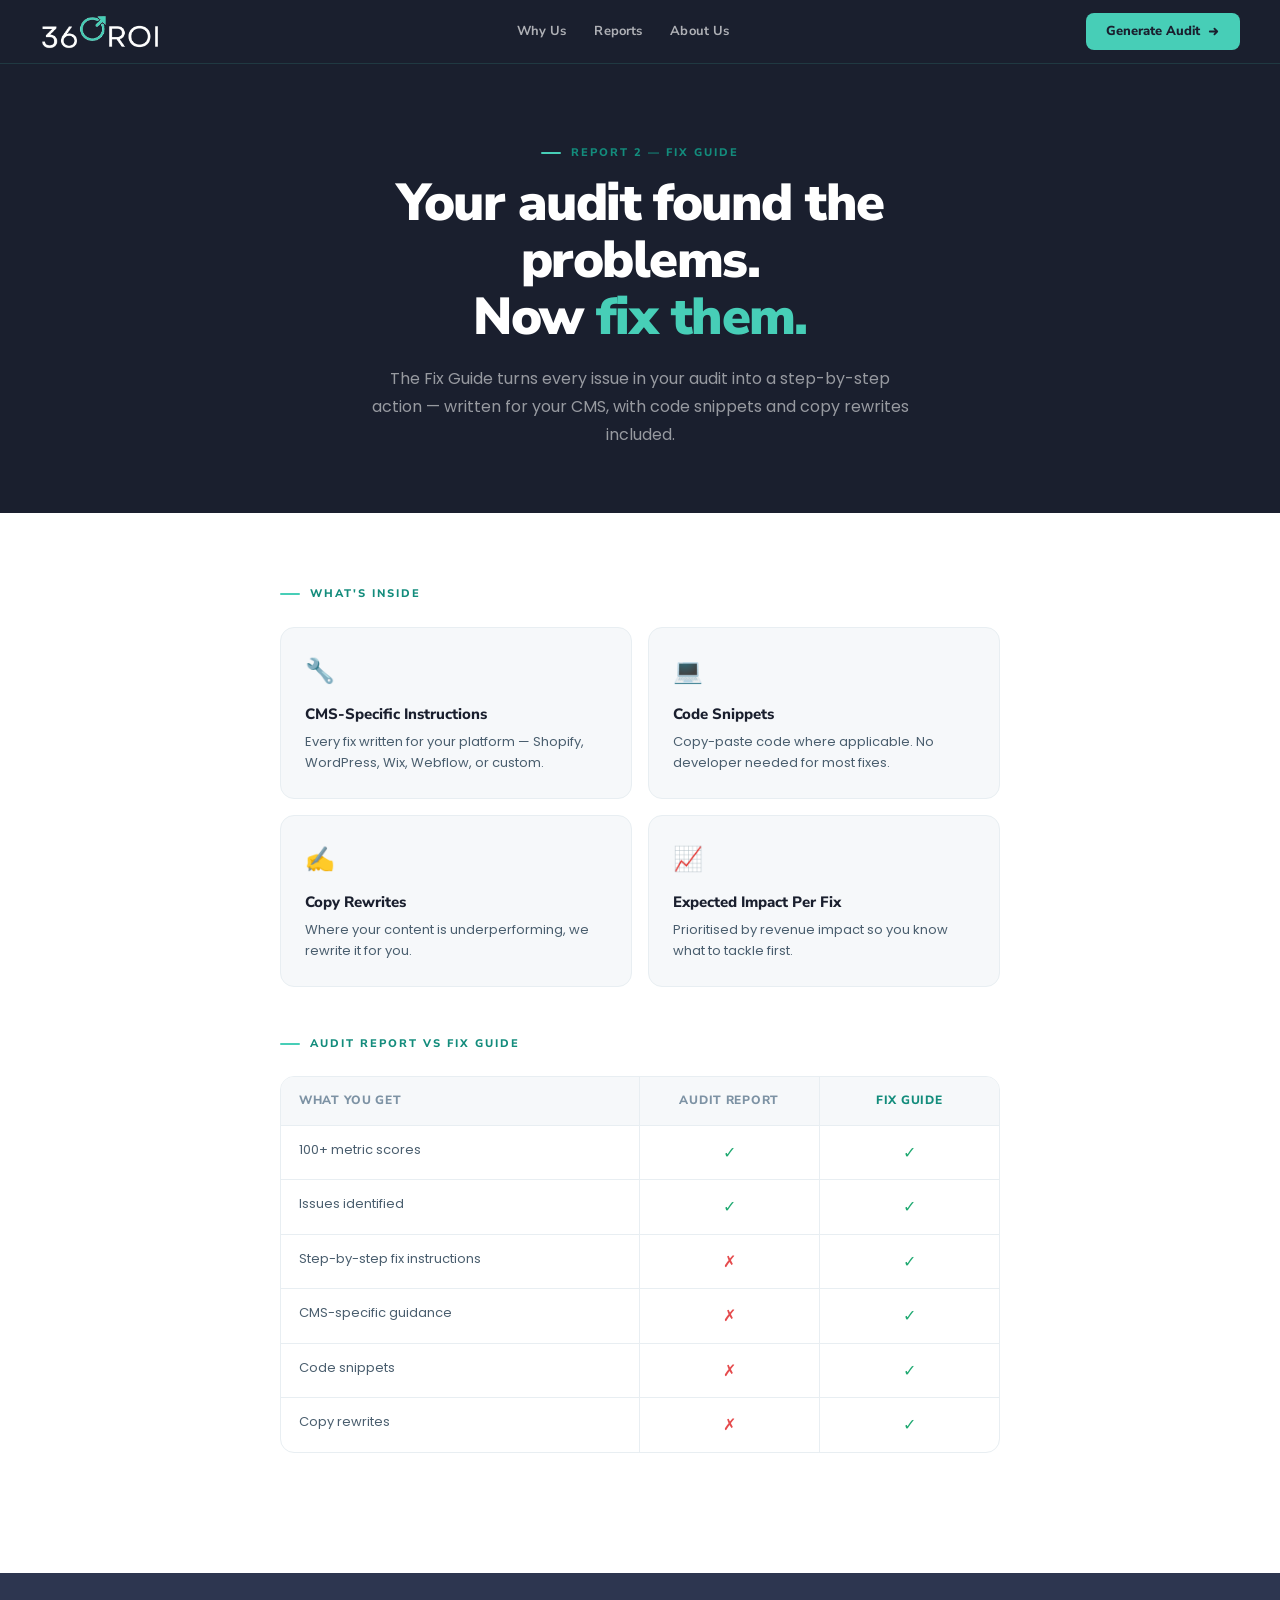
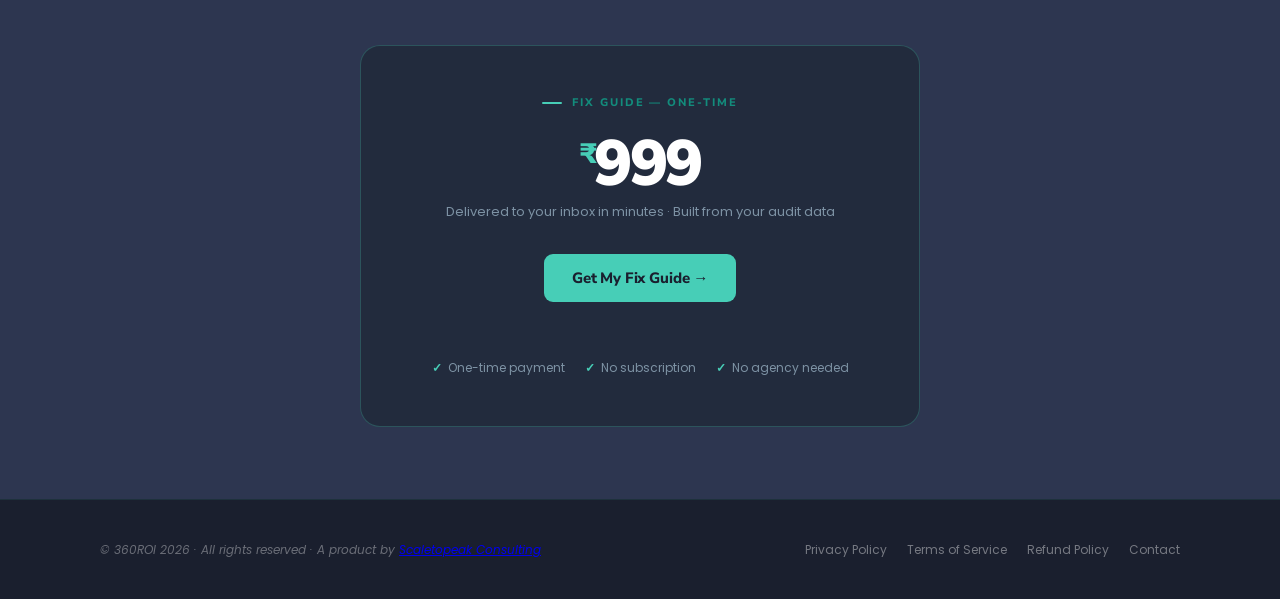
<file: r2.html>
<!DOCTYPE html>
<html lang="en">
<head>
<meta charset="UTF-8">
<meta name="viewport" content="width=device-width, initial-scale=1.0">
<title>Fix Guide — Step-by-Step Instructions to Fix Every Issue | 360ROI</title>
<meta name="description" content="Get the exact fix instructions for every issue found in your 360ROI audit. CMS-specific steps, code snippets, and copy rewrites. ₹999 one-time.">
<meta name="robots" content="noindex">
<link rel="icon" type="image/png" href="assets/favicon.png">
<link rel="preconnect" href="https://fonts.googleapis.com">
<link rel="preconnect" href="https://fonts.gstatic.com" crossorigin>
<link href="https://fonts.googleapis.com/css2?family=Nunito+Sans:wght@400;700;800;900&family=Poppins:wght@400;500;600&display=swap" rel="stylesheet">
<link rel="stylesheet" href="style.css">
<script src="https://sdk.cashfree.com/js/v3/cashfree.js"></script>
<style>
  /* R2-specific overrides */
  .r2-hero { background: var(--navy); padding: 80px 0 64px; }
  .r2-hero .wrap { max-width: 720px; text-align: center; }
  .r2-hero h1 { font-family: 'Nunito Sans', sans-serif; font-size: clamp(32px, 5vw, 52px); font-weight: 900; color: var(--white); line-height: 1.1; letter-spacing: -0.03em; margin-bottom: 20px; }
  .r2-hero h1 em { color: var(--teal); font-style: normal; }
  .r2-hero p { font-size: 16px; color: rgba(255,255,255,0.55); line-height: 1.75; max-width: 540px; margin: 0 auto; }

  .r2-section { background: var(--white); padding: 72px 0; }
  .r2-section-dark { background: var(--navy-3); padding: 72px 0; }

  .r2-label { font-family: 'Nunito Sans', sans-serif; font-size: 11px; font-weight: 800; letter-spacing: 0.18em; text-transform: uppercase; color: var(--teal-dk); margin-bottom: 24px; display: flex; align-items: center; gap: 10px; }
  .r2-label::before { content: ''; width: 20px; height: 2px; background: var(--teal); border-radius: 2px; }

  .fix-grid { display: grid; grid-template-columns: 1fr 1fr; gap: 16px; margin-bottom: 48px; }
  @media (max-width: 560px) { .fix-grid { grid-template-columns: 1fr; } }
  .fix-card { background: var(--mist); border: 1px solid var(--g100); border-radius: 14px; padding: 24px; transition: border-color 0.2s, box-shadow 0.2s; }
  .fix-card:hover { border-color: rgba(71,206,183,0.3); box-shadow: 0 6px 24px rgba(71,206,183,0.08); }
  .fix-card-icon { font-size: 24px; margin-bottom: 12px; }
  .fix-card-title { font-family: 'Nunito Sans', sans-serif; font-weight: 800; font-size: 15px; color: var(--navy); margin-bottom: 6px; }
  .fix-card-desc { font-size: 13px; color: var(--g600); line-height: 1.6; }

  .compare { border: 1px solid var(--g100); border-radius: 14px; overflow: hidden; margin-bottom: 48px; }
  .compare-row { display: grid; grid-template-columns: 2fr 1fr 1fr; border-bottom: 1px solid var(--g100); }
  .compare-row:last-child { border-bottom: none; }
  .compare-cell { padding: 14px 18px; font-size: 13px; color: var(--g600); border-right: 1px solid var(--g100); }
  .compare-cell:last-child { border-right: none; text-align: center; }
  .compare-cell:nth-child(2) { text-align: center; }
  .compare-row.header .compare-cell { font-family: 'Nunito Sans', sans-serif; font-weight: 800; font-size: 12px; letter-spacing: 0.06em; text-transform: uppercase; color: var(--g400); background: var(--mist); }
  .compare-row.header .compare-cell:last-child { color: var(--teal-dk); }
  .tick { color: var(--pos); font-size: 16px; }
  .cross { color: var(--crit); font-size: 16px; }

  /* Payment box */
  .pay-wrap { background: var(--navy-2); border: 1.5px solid rgba(71,206,183,0.25); border-radius: 20px; padding: 48px 40px; text-align: center; max-width: 560px; margin: 0 auto; }
  .pay-price { font-family: 'Nunito Sans', sans-serif; font-size: 64px; font-weight: 900; color: var(--white); line-height: 1; letter-spacing: -0.04em; margin-bottom: 6px; }
  .pay-price sup { font-size: 28px; vertical-align: super; color: var(--teal); }
  .pay-note { font-size: 13px; color: var(--g400); margin-bottom: 32px; }
  .pay-trust { display: flex; justify-content: center; gap: 20px; flex-wrap: wrap; margin-top: 20px; }
  .pt-item { font-size: 12px; color: var(--g400); display: flex; align-items: center; gap: 6px; }
  .pt-item::before { content: '✓'; color: var(--teal); font-weight: 800; }

  #statusMsg { margin-top: 16px; font-size: 13px; color: var(--g400); min-height: 20px; }
  #statusMsg.error { color: var(--crit); }

  /* Already paid */
  .already-paid { background: rgba(71,206,183,0.06); border: 1.5px solid rgba(71,206,183,0.2); border-radius: 16px; padding: 40px; text-align: center; max-width: 560px; margin: 0 auto; }
  .already-paid .ap-icon { font-size: 40px; margin-bottom: 16px; }
  .already-paid h3 { font-family: 'Nunito Sans', sans-serif; font-weight: 900; font-size: 22px; color: var(--teal); margin-bottom: 10px; }
  .already-paid p { font-size: 14px; color: var(--g600); line-height: 1.7; }
  .already-paid a { color: var(--teal-dk); }
</style>
</head>
<body>

<!-- NAV — same as index -->
<nav class="nav" role="navigation">
  <button class="nav-burger" id="navBurger" aria-label="Open menu" aria-expanded="false">
    <span></span><span></span><span></span>
  </button>
  <a href="/" class="nav-logo" aria-label="360ROI home">
    <img src="assets/logo.png" alt="360ROI" width="120" height="32" loading="eager">
  </a>
  <div class="nav-links">
    <a href="/#why-different">Why Us</a>
    <a href="/#how-it-works">Reports</a>
    <a href="/#about">About Us</a>
  </div>
  <div class="nav-right">
    <a href="/#audit-form" class="nav-cta">Generate Audit
      <svg width="13" height="13" viewBox="0 0 14 14" fill="none"><path d="M3 7H11M8 4L11 7L8 10" stroke="currentColor" stroke-width="2" stroke-linecap="round" stroke-linejoin="round"/></svg>
    </a>
  </div>
</nav>

<div class="nav-mobile-menu" id="mobileMenu" aria-hidden="true">
  <button class="mobile-menu-close" onclick="document.getElementById('mobileMenu').classList.remove('open');document.getElementById('mobileMenu').setAttribute('aria-hidden','true');">×</button>
  <a href="/#why-different">Why Us</a>
  <a href="/#how-it-works">Reports</a>
  <a href="/#about">About Us</a>
  <a href="/#audit-form" class="mobile-menu-cta">Generate Audit →</a>
</div>

<!-- HERO -->
<section class="r2-hero">
  <div class="wrap">
    <div class="eyebrow" style="justify-content:center;">Report 2 — Fix Guide</div>
    <h1>Your audit found the problems.<br>Now <em>fix them.</em></h1>
    <p>The Fix Guide turns every issue in your audit into a step-by-step action — written for your CMS, with code snippets and copy rewrites included.</p>
  </div>
</section>

<!-- WHAT'S INSIDE -->
<section class="r2-section">
  <div class="wrap" style="max-width:800px;">
    <div class="r2-label">What's inside</div>
    <div class="fix-grid">
      <div class="fix-card">
        <div class="fix-card-icon">🔧</div>
        <div class="fix-card-title">CMS-Specific Instructions</div>
        <div class="fix-card-desc">Every fix written for your platform — Shopify, WordPress, Wix, Webflow, or custom.</div>
      </div>
      <div class="fix-card">
        <div class="fix-card-icon">💻</div>
        <div class="fix-card-title">Code Snippets</div>
        <div class="fix-card-desc">Copy-paste code where applicable. No developer needed for most fixes.</div>
      </div>
      <div class="fix-card">
        <div class="fix-card-icon">✍️</div>
        <div class="fix-card-title">Copy Rewrites</div>
        <div class="fix-card-desc">Where your content is underperforming, we rewrite it for you.</div>
      </div>
      <div class="fix-card">
        <div class="fix-card-icon">📈</div>
        <div class="fix-card-title">Expected Impact Per Fix</div>
        <div class="fix-card-desc">Prioritised by revenue impact so you know what to tackle first.</div>
      </div>
    </div>

    <div class="r2-label">Audit Report vs Fix Guide</div>
    <div class="compare">
      <div class="compare-row header">
        <div class="compare-cell">What you get</div>
        <div class="compare-cell">Audit Report</div>
        <div class="compare-cell">Fix Guide</div>
      </div>
      <div class="compare-row">
        <div class="compare-cell">100+ metric scores</div>
        <div class="compare-cell"><span class="tick">✓</span></div>
        <div class="compare-cell"><span class="tick">✓</span></div>
      </div>
      <div class="compare-row">
        <div class="compare-cell">Issues identified</div>
        <div class="compare-cell"><span class="tick">✓</span></div>
        <div class="compare-cell"><span class="tick">✓</span></div>
      </div>
      <div class="compare-row">
        <div class="compare-cell">Step-by-step fix instructions</div>
        <div class="compare-cell"><span class="cross">✗</span></div>
        <div class="compare-cell"><span class="tick">✓</span></div>
      </div>
      <div class="compare-row">
        <div class="compare-cell">CMS-specific guidance</div>
        <div class="compare-cell"><span class="cross">✗</span></div>
        <div class="compare-cell"><span class="tick">✓</span></div>
      </div>
      <div class="compare-row">
        <div class="compare-cell">Code snippets</div>
        <div class="compare-cell"><span class="cross">✗</span></div>
        <div class="compare-cell"><span class="tick">✓</span></div>
      </div>
      <div class="compare-row">
        <div class="compare-cell">Copy rewrites</div>
        <div class="compare-cell"><span class="cross">✗</span></div>
        <div class="compare-cell"><span class="tick">✓</span></div>
      </div>
    </div>
  </div>
</section>

<!-- PAYMENT -->
<section class="r2-section-dark">
  <div class="wrap">

    <div id="alreadyPaid" class="already-paid" style="display:none;">
      <div class="ap-icon">✅</div>
      <h3>You already have the Fix Guide</h3>
      <p>Check your inbox — it was delivered along with your Audit Report.<br>Can't find it? Email <a href="mailto:hello@360roi.ai">hello@360roi.ai</a></p>
    </div>

    <div class="pay-wrap" id="payBox">
      <div class="eyebrow" style="justify-content:center;margin-bottom:20px;">Fix Guide — One-time</div>
      <div class="pay-price"><sup>₹</sup>999</div>
      <div class="pay-note">Delivered to your inbox in minutes · Built from your audit data</div>
      <button class="btn-primary btn-full" id="payBtn" onclick="startPayment()" style="max-width:360px;margin:0 auto;">
        Get My Fix Guide →
      </button>
      <div id="statusMsg"></div>
      <div class="pay-trust">
        <span class="pt-item">One-time payment</span>
        <span class="pt-item">No subscription</span>
        <span class="pt-item">No agency needed</span>
      </div>
    </div>

  </div>
</section>

<!-- FOOTER -->
<footer class="footer">
  <div class="footer-inner">
    <p class="footer-copy">© 360ROI 2026 · All rights reserved · A product by <a href="https://scaletopeak.com" rel="noopener">Scaletopeak Consulting</a></p>
    <nav class="footer-links">
      <a href="/privacy.html">Privacy Policy</a>
      <a href="/terms.html">Terms of Service</a>
      <a href="/refund.html">Refund Policy</a>
      <a href="mailto:hello@360roi.ai">Contact</a>
    </nav>
  </div>
</footer>

<script>
const WEBHOOK_URL = 'https://aigency-proxy.shweta-314.workers.dev';
const params = new URLSearchParams(window.location.search);
const email = params.get('email') || '';
const url = params.get('url') || '';
const product = params.get('product') || '';

if (product === 'bundle') {
  document.getElementById('alreadyPaid').style.display = 'block';
  document.getElementById('payBox').style.display = 'none';
}

async function startPayment() {
  const btn = document.getElementById('payBtn');
  const msg = document.getElementById('statusMsg');

  if (!email || !url) {
    msg.className = 'error';
    msg.textContent = 'Missing audit details. Please use the link from your report email.';
    return;
  }

  btn.disabled = true;
  btn.textContent = '⏳ Redirecting to payment...';
  msg.className = '';
  msg.textContent = '';

  try {
    const orderRes = await fetch(WEBHOOK_URL + '/create-order', {
      method: 'POST',
      headers: { 'Content-Type': 'application/json' },
      body: JSON.stringify({ email, url, product: 'r2', amount: 999 })
    });

    if (!orderRes.ok) throw new Error('Order creation failed');
    const orderData = await orderRes.json();
    if (!orderData.payment_session_id) throw new Error('No session ID');

    const cashfree = Cashfree({ mode: 'production' });
    const result = await cashfree.checkout({
      paymentSessionId: orderData.payment_session_id,
      redirectTarget: '_modal',
      appearance: {
        modal: {
          backdropClose: true,
          escape: true
        }
      }
    });

    if (result.error) throw new Error(result.error.message || 'Payment failed');

    btn.textContent = '✓ Payment successful!';
    msg.textContent = 'Your Fix Guide will arrive in your inbox within minutes.';

  } catch (err) {
    console.error(err);
    msg.className = 'error';
    msg.textContent = 'Something went wrong — email hello@360roi.ai';
    btn.disabled = false;
    btn.textContent = 'Get My Fix Guide →';
  }
}

// Mobile nav burger
document.getElementById('navBurger')?.addEventListener('click', () => {
  const menu = document.getElementById('mobileMenu');
  const isOpen = menu.classList.contains('open');
  menu.classList.toggle('open');
  document.getElementById('navBurger').setAttribute('aria-expanded', String(!isOpen));
  menu.setAttribute('aria-hidden', String(isOpen));
});
</script>
</body>
</html>
</file>
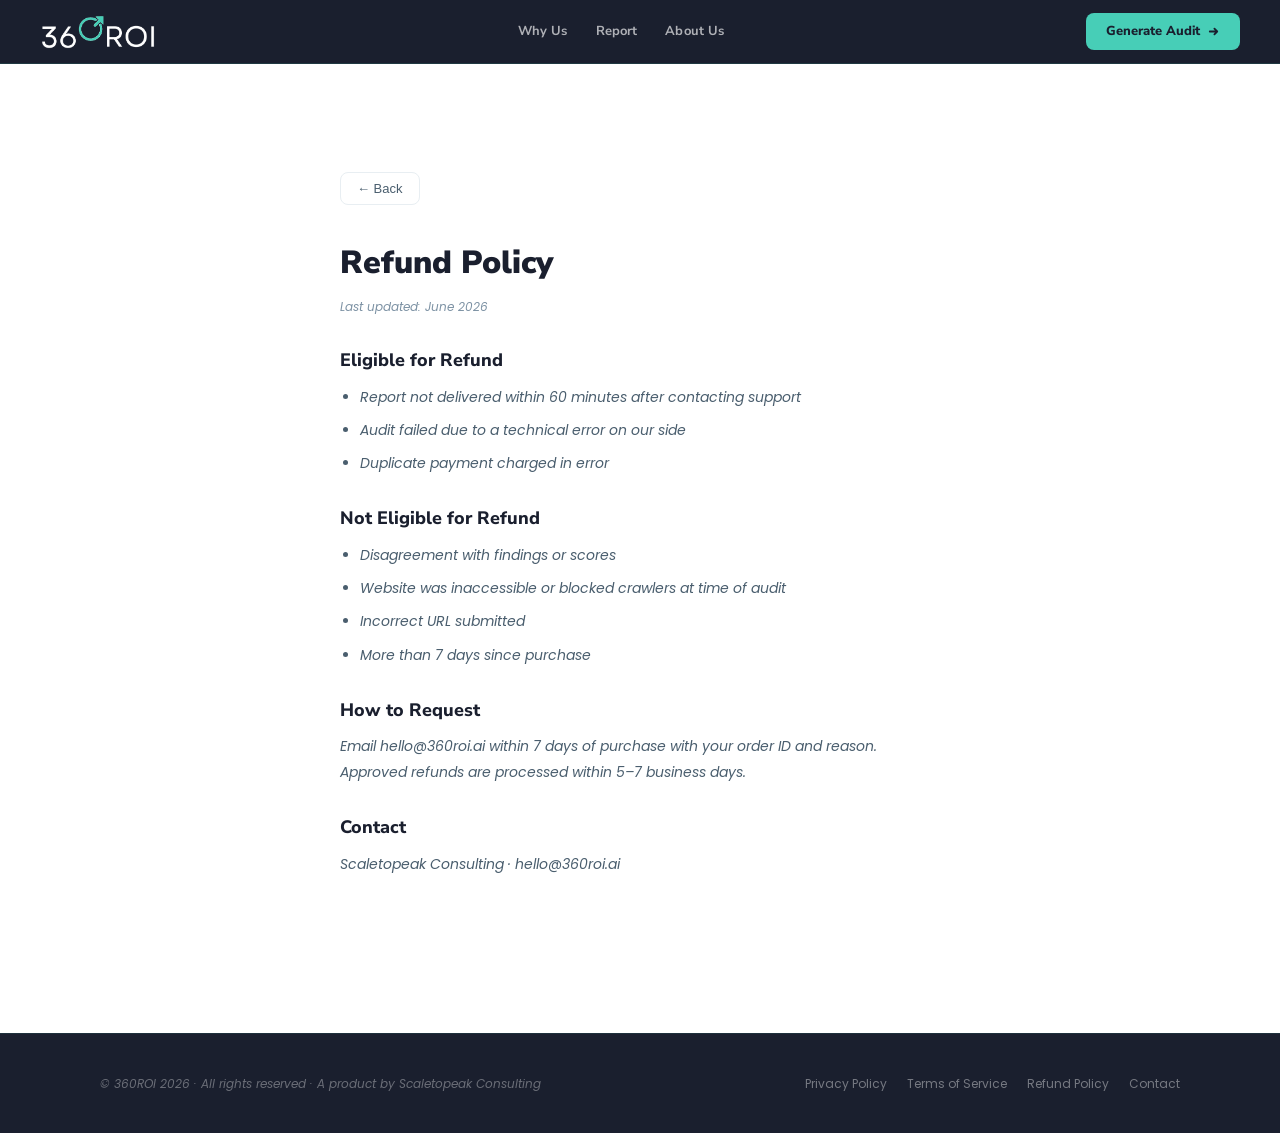
<file: refund.html>
<!DOCTYPE html>
<html lang="en">
<head>
<meta charset="UTF-8">
<meta name="viewport" content="width=device-width, initial-scale=1.0">
<link rel="icon" type="image/png" href="assets/favicon.png">
<link rel="preconnect" href="https://fonts.googleapis.com/">
<link rel="preconnect" href="https://fonts.gstatic.com/" crossorigin="">
<link href="https://fonts.googleapis.com/css2?family=Nunito+Sans:wght@400;700;800;900&family=Poppins:wght@400;500;600&display=swap" rel="stylesheet">
<link rel="stylesheet" href="style.css">
</head>
<body>
<nav class="nav">
  <button class="nav-burger" id="navBurger" aria-label="Menu"><span></span><span></span><span></span></button>
  <a href="/" class="nav-logo"><img src="assets/logo.png" alt="360ROI"></a>
  <div class="nav-links">
    <a href="/#why-different">Why Us</a>
    <a href="/#how-it-works">Report</a>
    <a href="/#about">About Us</a>
  </div>
  <div class="nav-right">
    <a href="/#audit-form" class="nav-cta">Generate Audit <svg width="13" height="13" viewBox="0 0 14 14" fill="none"><path d="M3 7H11M8 4L11 7L8 10" stroke="currentColor" stroke-width="2" stroke-linecap="round" stroke-linejoin="round"/></svg></a>
  </div>
</nav>
<div style="background:var(--white);min-height:100vh;">
<div class="legal-page active">
<div class="wrap" style="max-width:720px;padding:48px 40px 88px;">
<button class="legal-back" onclick="window.history.back()">← Back</button>
<h1>Refund Policy</h1>
<p class="updated">Last updated: June 2026</p>
<h2>Eligible for Refund</h2>
<ul>
  <li>Report not delivered within 60 minutes after contacting support</li>
  <li>Audit failed due to a technical error on our side</li>
  <li>Duplicate payment charged in error</li>
</ul>
<h2>Not Eligible for Refund</h2>
<ul>
  <li>Disagreement with findings or scores</li>
  <li>Website was inaccessible or blocked crawlers at time of audit</li>
  <li>Incorrect URL submitted</li>
  <li>More than 7 days since purchase</li>
</ul>
<h2>How to Request</h2>
<p>Email hello@360roi.ai within 7 days of purchase with your order ID and reason. Approved refunds are processed within 5–7 business days.</p>
<h2>Contact</h2>
<p>Scaletopeak Consulting · hello@360roi.ai</p>
</div></div></div>
<footer class="footer">
  <div class="footer-inner">
    <p class="footer-copy">© 360ROI 2026 · All rights reserved · A product by Scaletopeak Consulting</p>
    <div class="footer-links">
      <a href="privacy.html">Privacy Policy</a>
      <a href="terms.html">Terms of Service</a>
      <a href="refund.html">Refund Policy</a>
      <a href="mailto:hello@360roi.ai">Contact</a>
    </div>
  </div>
</footer>
</body></html>
</file>
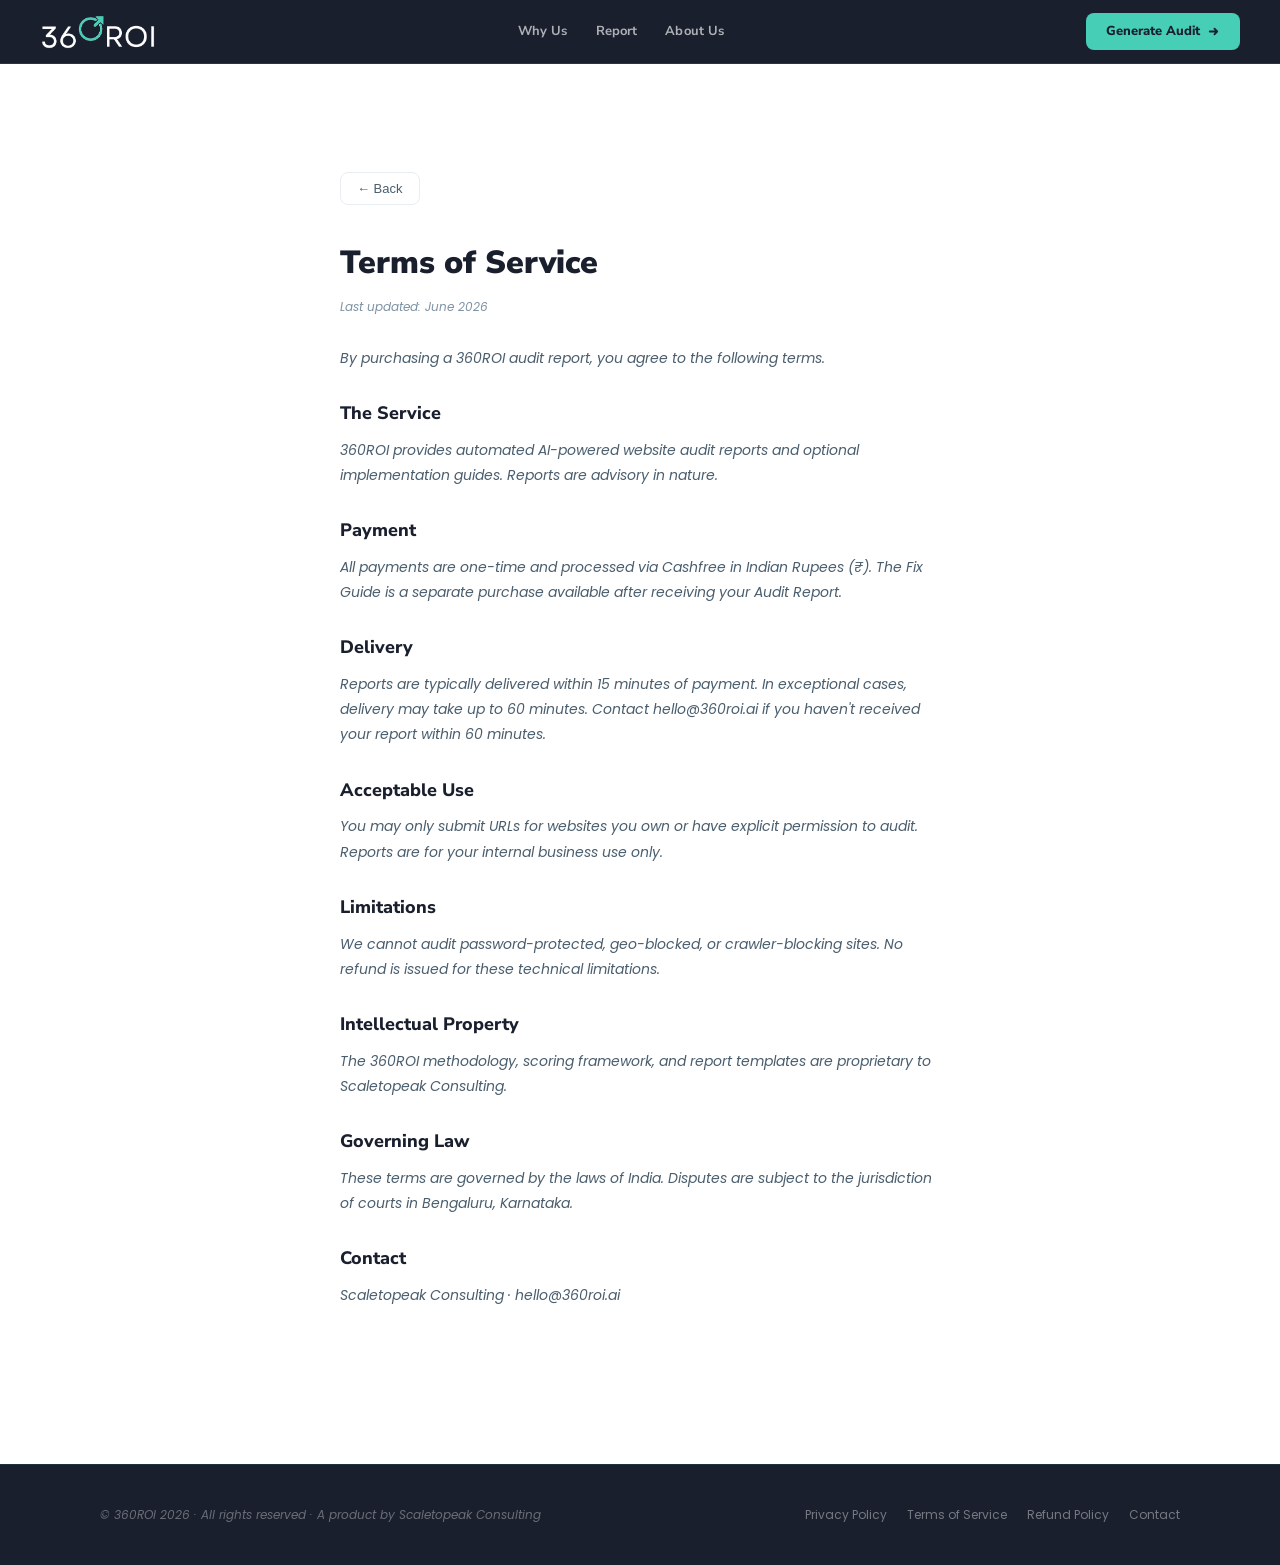
<file: terms.html>
<!DOCTYPE html>
<html lang="en">
<head>
<meta charset="UTF-8">
<meta name="viewport" content="width=device-width, initial-scale=1.0">
<link rel="icon" type="image/png" href="assets/favicon.png">
<link rel="preconnect" href="https://fonts.googleapis.com/">
<link rel="preconnect" href="https://fonts.gstatic.com/" crossorigin="">
<link href="https://fonts.googleapis.com/css2?family=Nunito+Sans:wght@400;700;800;900&family=Poppins:wght@400;500;600&display=swap" rel="stylesheet">
<link rel="stylesheet" href="style.css">
</head>
<body>
<nav class="nav">
  <button class="nav-burger" id="navBurger" aria-label="Menu"><span></span><span></span><span></span></button>
  <a href="/" class="nav-logo"><img src="assets/logo.png" alt="360ROI"></a>
  <div class="nav-links">
    <a href="/#why-different">Why Us</a>
    <a href="/#how-it-works">Report</a>
    <a href="/#about">About Us</a>
  </div>
  <div class="nav-right">
    <a href="/#audit-form" class="nav-cta">Generate Audit <svg width="13" height="13" viewBox="0 0 14 14" fill="none"><path d="M3 7H11M8 4L11 7L8 10" stroke="currentColor" stroke-width="2" stroke-linecap="round" stroke-linejoin="round"/></svg></a>
  </div>
</nav>
<div style="background:var(--white);min-height:100vh;">
<div class="legal-page active">
<div class="wrap" style="max-width:720px;padding:48px 40px 88px;">
<button class="legal-back" onclick="window.history.back()">← Back</button>
<h1>Terms of Service</h1>
<p class="updated">Last updated: June 2026</p>
<p>By purchasing a 360ROI audit report, you agree to the following terms.</p>
<h2>The Service</h2>
<p>360ROI provides automated AI-powered website audit reports and optional implementation guides. Reports are advisory in nature.</p>
<h2>Payment</h2>
<p>All payments are one-time and processed via Cashfree in Indian Rupees (₹). The Fix Guide is a separate purchase available after receiving your Audit Report.</p>
<h2>Delivery</h2>
<p>Reports are typically delivered within 15 minutes of payment. In exceptional cases, delivery may take up to 60 minutes. Contact hello@360roi.ai if you haven't received your report within 60 minutes.</p>
<h2>Acceptable Use</h2>
<p>You may only submit URLs for websites you own or have explicit permission to audit. Reports are for your internal business use only.</p>
<h2>Limitations</h2>
<p>We cannot audit password-protected, geo-blocked, or crawler-blocking sites. No refund is issued for these technical limitations.</p>
<h2>Intellectual Property</h2>
<p>The 360ROI methodology, scoring framework, and report templates are proprietary to Scaletopeak Consulting.</p>
<h2>Governing Law</h2>
<p>These terms are governed by the laws of India. Disputes are subject to the jurisdiction of courts in Bengaluru, Karnataka.</p>
<h2>Contact</h2>
<p>Scaletopeak Consulting · hello@360roi.ai</p>
</div></div></div>
<footer class="footer">
  <div class="footer-inner">
    <p class="footer-copy">© 360ROI 2026 · All rights reserved · A product by Scaletopeak Consulting</p>
    <div class="footer-links">
      <a href="privacy.html">Privacy Policy</a>
      <a href="terms.html">Terms of Service</a>
      <a href="refund.html">Refund Policy</a>
      <a href="mailto:hello@360roi.ai">Contact</a>
    </div>
  </div>
</footer>
</body></html>
</file>
<file: style.css>
/* ── ROOT TOKENS ── */
:root {
  --navy:    #1A1F2E;
  --navy-2:  #222b3d;
  --navy-3:  #2d3650;
  --teal:    #47CEB7;
  --teal-dk: #138c7c;
  --teal-lo: rgba(71,206,183,0.12);
  --coral:   #FF7A5C;
  --mist:    #F6F8FA;
  --white:   #ffffff;
  --g100:    #e8eef2;
  --g300:    #c4ced6;
  --g400:    #7d92a4;
  --g600:    #4a5e6e;
  --pos:     #1FA971;
  --caut:    #F5A524;
  --crit:    #E54B4D;
}

*,*::before,*::after { box-sizing: border-box; margin: 0; padding: 0; }
html { scroll-behavior: smooth; }
body {
  font-family: 'Poppins', sans-serif;
  background: var(--white);
  color: var(--navy);
  line-height: 1.6;
  -webkit-font-smoothing: antialiased;
}

/* ── MOBILE NAV ── */

.nav-burger { display: none; }
.nav-mobile-menu {
  display: none;
  flex-direction: column;
  background: var(--navy);
  border-top: 1px solid rgba(71,206,183,0.15);
  padding: 8px 20px 20px;
  gap: 0;
  position: sticky;
  top: 56px;
  z-index: 199;
}
.nav-mobile-menu.open { display: flex; }
.nav-mobile-menu a {
  font-family: "Nunito Sans", sans-serif;
  font-size: 16px; font-weight: 700;
  color: rgba(255,255,255,0.8);
  text-decoration: none;
  padding: 14px 0;
  border-bottom: 1px solid rgba(255,255,255,0.07);
}
.nav-mobile-menu a:last-child { border-bottom: none; }
.mobile-menu-close {
  align-self: flex-end; background: none; border: none;
  color: rgba(255,255,255,0.4); font-size: 28px; cursor: pointer;
  padding: 8px 0 4px; line-height: 1;
}
.mobile-menu-close {
  align-self: flex-end; background: none; border: none;
  color: rgba(255,255,255,0.5); font-size: 28px; cursor: pointer;
  padding: 0; line-height: 1; margin-bottom: 8px;
}

/* ── UTILS ── */
.wrap { max-width: 1160px; margin: 0 auto; padding: 0 40px; }

.eyebrow {
  font-family: 'Nunito Sans', sans-serif;
  font-size: 11px; font-weight: 800; letter-spacing: 0.18em;
  text-transform: uppercase; color: var(--teal-dk);
  display: flex; align-items: center; gap: 10px; margin-bottom: 12px;
}
.eyebrow::before { content: ''; width: 20px; height: 2px; background: var(--teal); border-radius: 2px; flex-shrink: 0; }

.sec-h {
  font-family: 'Nunito Sans', sans-serif;
  font-size: clamp(26px, 3vw, 38px); font-weight: 900;
  letter-spacing: -0.025em; color: var(--navy); margin-bottom: 48px; line-height: 1.15;
}
.sec-h-white {
  font-family: 'Nunito Sans', sans-serif;
  font-size: clamp(26px, 3vw, 38px); font-weight: 900;
  letter-spacing: -0.025em; color: var(--white); margin-bottom: 48px; line-height: 1.15;
}
.sec-h em { color: var(--teal); font-style: italic; }
.teal { color: var(--teal); }

/* ── EARLY BIRD STRIP ── */
.earlybird-strip {
  background: linear-gradient(90deg, #0d3530 0%, #1a5c50 100%);
  padding: 10px 40px;
  display: flex; align-items: center; justify-content: center; gap: 16px;
  position: relative; z-index: 300;
}
.eb-text {
  font-family: 'Nunito Sans', sans-serif;
  font-size: 13px; font-weight: 700; color: rgba(255,255,255,0.9);
}
.eb-text strong { color: var(--teal); }
.eb-btn {
  font-family: 'Nunito Sans', sans-serif;
  font-size: 12px; font-weight: 800;
  background: var(--teal); color: var(--navy);
  padding: 6px 18px; border-radius: 100px;
  border: none; cursor: pointer; white-space: nowrap; letter-spacing: 0.04em;
  transition: background 0.15s;
}
.eb-btn:hover { background: #5ddec9; }
.eb-close {
  color: rgba(255,255,255,0.4); cursor: pointer;
  font-size: 20px; line-height: 1; background: none; border: none;
  margin-left: 8px; padding: 0 4px;
}

/* ── NAV ── */
.nav {
  position: sticky; top: 0; z-index: 200;
  background: var(--navy);
  border-bottom: 1px solid rgba(71,206,183,0.15);
  height: 64px; display: flex; align-items: center; justify-content: space-between;
  padding: 0 40px;
}
.nav-logo img { height: 36px; display: block; }
.nav-links { display: flex; align-items: center; gap: 28px; }
.nav-links a {
  font-family: 'Nunito Sans', sans-serif;
  font-size: 13px; font-weight: 700; color: rgba(255,255,255,0.65);
  text-decoration: none; transition: color 0.15s; letter-spacing: 0.01em;
}
.nav-links a:hover { color: var(--white); }
.nav-right { display: flex; align-items: center; gap: 12px; }
.nav-cta {
  font-family: 'Nunito Sans', sans-serif;
  font-size: 13px; font-weight: 800;
  background: var(--teal); color: var(--navy);
  padding: 8px 20px; border-radius: 8px;
  text-decoration: none; border: none; cursor: pointer;
  transition: background 0.15s, transform 0.15s;
  display: inline-flex; align-items: center; gap: 7px;
}
.nav-cta:hover { background: #5ddec9; transform: translateY(-1px); }

/* ── HERO ── */
.hero-wrap { background: var(--navy); position: relative; overflow: hidden; }
.hero-wrap::after {
  content: ''; position: absolute; inset: 0; pointer-events: none;
  background:
    radial-gradient(ellipse 55% 80% at 75% 40%, rgba(71,206,183,0.08) 0%, transparent 60%),
    radial-gradient(ellipse 35% 50% at 5% 90%, rgba(71,206,183,0.05) 0%, transparent 55%);
}
.hero {
  display: grid; grid-template-columns: 55fr 45fr; gap: 64px;
  align-items: center; padding: 96px 40px 104px;
  max-width: 1160px; margin: 0 auto; position: relative; z-index: 1;
}
.hero-eyebrow {
  font-family: 'Nunito Sans', sans-serif;
  font-size: 11px; font-weight: 800; letter-spacing: 0.18em; text-transform: uppercase;
  color: var(--teal); display: flex; align-items: center; gap: 10px; margin-bottom: 20px;
}
.hero-eyebrow::before { content: ''; width: 20px; height: 2px; background: var(--teal); border-radius: 2px; }
.hero h1 {
  font-family: 'Nunito Sans', sans-serif;
  font-size: clamp(36px, 4.5vw, 58px); font-weight: 900;
  line-height: 1.08; letter-spacing: -0.03em; color: var(--white); margin-bottom: 22px;
}
.hero h1 em { color: var(--teal); font-style: italic; }
.hero-sub {
  font-size: 15.5px; color: rgba(255,255,255,0.55); line-height: 1.75;
  margin-bottom: 16px; max-width: 480px;
}
.hero-sub strong { color: rgba(255,255,255,0.8); font-weight: 600; }
.hero-metrics { display: flex; gap: 6px; flex-wrap: wrap; margin-bottom: 36px; }
.hm-pill {
  font-family: 'Nunito Sans', sans-serif;
  font-size: 11px; font-weight: 700; letter-spacing: 0.06em;
  background: rgba(255,255,255,0.06); border: 1px solid rgba(255,255,255,0.12);
  color: rgba(255,255,255,0.6); padding: 4px 12px; border-radius: 100px;
}
.btn-primary {
  display: inline-flex; align-items: center; gap: 9px;
  background: var(--teal); color: var(--navy);
  padding: 14px 28px; border-radius: 9px;
  font-family: 'Nunito Sans', sans-serif;
  font-size: 15px; font-weight: 800; letter-spacing: -0.01em;
  text-decoration: none; border: none; cursor: pointer;
  transition: background 0.18s, transform 0.18s, box-shadow 0.18s;
}
.btn-primary:hover { background: #5ddec9; transform: translateY(-2px); box-shadow: 0 10px 28px rgba(71,206,183,0.3); }
.hero-trust { display: flex; gap: 18px; flex-wrap: wrap; margin-top: 18px; }
.ht-item { font-size: 12px; color: rgba(255,255,255,0.4); display: flex; align-items: center; gap: 6px; }

/* ── REPORT MOCKUP ── */
.report-card {
  background: var(--navy-2);
  border: 1px solid rgba(71,206,183,0.2);
  border-radius: 18px; padding: 20px;
  box-shadow: 0 32px 80px rgba(0,0,0,0.5), 0 0 0 1px rgba(71,206,183,0.05);
  position: relative;
}
.report-badge {
  position: absolute; top: -11px; left: 20px;
  background: var(--teal); color: var(--navy);
  font-family: 'Nunito Sans', sans-serif;
  font-size: 10px; font-weight: 800; letter-spacing: 0.1em; text-transform: uppercase;
  padding: 3px 12px; border-radius: 100px;
}

.rpt-controls { display: flex; align-items: center; justify-content: center; gap: 12px; padding: 10px 0 12px; background: var(--navy-2); }
.rpt-arrow {
  width: 28px; height: 28px; border-radius: 50%;
  background: rgba(255,255,255,0.1); border: none;
  color: var(--white); font-size: 18px;
  display: flex; align-items: center; justify-content: center;
  cursor: pointer; padding: 0; flex-shrink: 0;
}
.rpt-arrow:hover { background: var(--teal); color: var(--navy); }
.rpt-arrow:hover { background: var(--teal); color: var(--navy); }
.rpt-inner { background: var(--white); border-radius: 10px; overflow: hidden; }
.rpt-cover { background: var(--navy); padding: 16px 18px 14px; border-bottom: 2px solid var(--teal); }
.rpt-brand { font-family: 'Nunito Sans', sans-serif; font-size: 7px; color: var(--teal); letter-spacing: 0.14em; text-transform: uppercase; font-weight: 800; }
.rpt-title { font-family: 'Nunito Sans', sans-serif; font-size: 12px; color: var(--white); font-weight: 900; line-height: 1.3; margin-top: 5px; }
.rpt-url { font-size: 8px; color: var(--g400); margin-top: 4px; }
.rpt-score-row { display: flex; justify-content: space-between; align-items: center; margin-top: 10px; }
.rpt-score-big { font-family: 'Nunito Sans', sans-serif; font-size: 28px; font-weight: 900; color: var(--teal); line-height: 1; }
.rpt-score-sub { font-size: 7px; color: var(--g400); text-align: right; }
.rpt-grade { font-family: 'Nunito Sans', sans-serif; font-size: 18px; font-weight: 900; color: var(--caut); }
.rpt-body { padding: 12px 14px; display: flex; flex-direction: column; gap: 9px; }
.rpt-sec { font-family: 'Nunito Sans', sans-serif; font-size: 7px; text-transform: uppercase; letter-spacing: 0.1em; color: var(--teal-dk); font-weight: 800; margin-top: 2px; }
.rpt-row { display: flex; justify-content: space-between; align-items: center; gap: 8px; }
.rpt-row-label { font-size: 7.5px; color: var(--g600); font-weight: 500; flex: 1; }
.rpt-bar { height: 4px; width: 68px; background: var(--g100); border-radius: 2px; overflow: hidden; flex-shrink: 0; }
.rpt-fill { height: 100%; border-radius: 2px; }
.c-good { background: var(--teal); }
.c-warn { background: var(--caut); }
.c-bad  { background: var(--crit); }
.rpt-fix { display: flex; align-items: flex-start; gap: 6px; }
.rpt-dot { width: 5px; height: 5px; border-radius: 50%; margin-top: 3px; flex-shrink: 0; }
.rpt-fix-text { font-size: 7px; color: var(--g600); line-height: 1.5; }

/* ── STATS BAR ── */
.stats-bar { background: var(--mist); border-bottom: 1px solid var(--g100); padding: 24px 40px; }
.stats-inner {
  max-width: 1160px; margin: 0 auto;
  display: flex; gap: 0; align-items: center; justify-content: space-around; flex-wrap: wrap;
}
.stat-item { text-align: center; padding: 8px 24px; }
.stat-num { font-family: 'Nunito Sans', sans-serif; font-size: 32px; font-weight: 900; color: var(--navy); line-height: 1; }
.stat-num span { color: var(--teal); }
.stat-label { font-size: 12px; color: var(--g400); margin-top: 4px; font-weight: 500; }
.stat-div { width: 1px; height: 40px; background: var(--g100); }

/* ── WHY DIFFERENT ── */
.why-section { background: var(--white); padding: 80px 0; }
.why-grid { display: grid; grid-template-columns: repeat(4, 1fr); gap: 20px; margin-bottom: 28px; }
.why-card {
  border: 1px solid var(--g100); border-radius: 14px; padding: 24px;
  transition: border-color 0.2s, box-shadow 0.2s;
}
.why-card:hover { border-color: rgba(71,206,183,0.3); box-shadow: 0 4px 20px rgba(71,206,183,0.07); }
.why-icon { font-size: 24px; margin-bottom: 12px; }
.why-card h4 { font-family: 'Nunito Sans', sans-serif; font-size: 14px; font-weight: 800; color: var(--navy); margin-bottom: 6px; }
.why-card p { font-size: 12.5px; color: var(--g600); line-height: 1.6; font-style: italic; }
.why-vs {
  display: flex; align-items: center; gap: 14px;
  padding: 18px 24px; background: var(--mist);
  border-radius: 12px; border: 1px solid var(--g100);
}
.why-vs p { font-size: 13.5px; color: var(--g600); font-style: italic; }
.why-vs strong { color: var(--navy); font-style: normal; }
.why-vs .teal { font-style: normal; }

/* ── 5 SECTIONS ── */
.sections-wrap{background:var(--mist);padding:88px 0;}
.sections-grid{display:grid;grid-template-columns:repeat(5,1fr);gap:16px;}
.sec-card{
  background:var(--white);border-radius:14px;padding:24px 20px;
  border:1px solid var(--g100);
  transition:border-color 0.2s,box-shadow 0.2s;
}
.sec-card:hover{border-color:rgba(71,206,183,0.35);box-shadow:0 6px 24px rgba(71,206,183,0.08);}
.sec-num{
  font-family:'Nunito Sans',sans-serif;
  font-size:11px;font-weight:800;letter-spacing:0.12em;
  color:var(--teal);margin-bottom:12px;
}
.sec-icon{
  width:40px;height:40px;border-radius:10px;background:var(--teal-lo);
  display:flex;align-items:center;justify-content:center;margin-bottom:14px;
}
.sec-card h4{
  font-family:'Nunito Sans',sans-serif;
  font-size:14px;font-weight:800;color:var(--navy);letter-spacing:-0.01em;margin-bottom:8px;line-height:1.3;
}
.sec-card p{font-size:12px;color:var(--g600);line-height:1.6;}
.sec-pts{
  margin-top:12px;
  font-family:'Nunito Sans',sans-serif;
  font-size:11px;font-weight:700;color:var(--teal-dk);
}


/* ── STEPS / HOW IT WORKS ── */
.steps-section { background: var(--navy); padding: 88px 0; }
.steps-grid { display: grid; grid-template-columns: 1fr 1fr; gap: 28px; }
.step-card {
  background: var(--white);
  border: 1.5px solid var(--g100); border-radius: 18px; padding: 40px;
  position: relative; overflow: hidden;
  transition: border-color 0.2s, box-shadow 0.2s;
}
.step-card:hover { border-color: rgba(71,206,183,0.3); box-shadow: 0 8px 32px rgba(71,206,183,0.08); }
.step-card::before { content: ''; position: absolute; top: 0; left: 0; right: 0; height: 3px; }
.step-card.s1::before { background: var(--teal); }
.step-card.s2::before { background: var(--coral); }
.step-num {
  font-family: 'Nunito Sans', sans-serif; font-size: 72px; font-weight: 900;
  line-height: 1; opacity: 0.06; position: absolute; top: 20px; right: 28px;
  color: var(--navy);
}
.step-badge {
  font-family: 'Nunito Sans', sans-serif;
  font-size: 10px; font-weight: 800; letter-spacing: 0.12em; text-transform: uppercase;
  padding: 4px 12px; border-radius: 100px; display: inline-block; margin-bottom: 16px;
}
.step-badge.s1 { background: var(--teal-lo); color: var(--teal-dk); }
.step-badge.s2 { background: rgba(255,122,92,0.1); color: #c44a2e; }
.step-card h3 {
  font-family: 'Nunito Sans', sans-serif;
  font-size: 22px; font-weight: 900; letter-spacing: -0.02em;
  color: var(--navy); margin-bottom: 8px;
}
.step-price { font-family: 'Nunito Sans', sans-serif; font-size: 30px; font-weight: 900; color: var(--navy); margin: 14px 0 4px; }
.step-price-note { font-size: 12px; color: var(--g400); margin-bottom: 20px; }
.step-desc { font-size: 13.5px; color: var(--g600); line-height: 1.7; margin-bottom: 20px; font-style: italic; }
.step-features { list-style: none; display: flex; flex-direction: column; gap: 9px; }
.step-features li { font-size: 13px; color: var(--g600); display: flex; align-items: flex-start; gap: 8px; }
.step-features li::before { content: '✓'; color: var(--teal); font-weight: 800; flex-shrink: 0; }
.combo-note {
  text-align: center; margin-top: 20px; padding: 16px 24px;
  background: var(--teal-lo); border: 1px solid rgba(71,206,183,0.25);
  border-radius: 12px; font-size: 13.5px; color: var(--white); font-style: italic;
}
.combo-note strong { font-style: normal; }

/* ── ABOUT ── */
.about-section { background: var(--white); padding: 88px 0; }
.founders-intro {
  max-width: 700px; margin-bottom: 16px;
  font-size: 15px; color: var(--g600); line-height: 1.75; font-style: italic;
}
.founders-intro strong { color: var(--navy); font-style: normal; }
.founders-grid { display: grid; grid-template-columns: 1fr 1fr; gap: 32px; margin-top: 8px; }
.founder-card {
  background: var(--mist); border-radius: 20px; overflow: hidden;
  border: 1px solid var(--g100); display: flex; flex-direction: column;
}
.founder-photo-wrap { overflow: hidden; height: 400px; }
.founder-photo { width: 100%; height: 100%; object-fit: cover; object-position: top center; display: block; }
.founder-body { padding: 28px 32px; flex: 1; }
.founder-name { font-family: 'Nunito Sans', sans-serif; font-size: 20px; font-weight: 900; color: var(--navy); margin-bottom: 4px; }
.founder-title { font-size: 12.5px; color: var(--teal-dk); font-weight: 600; margin-bottom: 16px; font-style: italic; }
.founder-bio { font-size: 13px; color: var(--g600); line-height: 1.75; font-style: italic; }
.founder-bio p { margin-bottom: 8px; }
.founder-bio p:last-child { margin-bottom: 0; }
.founder-tags { display: flex; gap: 6px; flex-wrap: wrap; margin-top: 16px; }
.f-tag {
  font-family: 'Nunito Sans', sans-serif;
  font-size: 10px; font-weight: 700; letter-spacing: 0.06em;
  background: var(--teal-lo); color: var(--teal-dk);
  padding: 4px 10px; border-radius: 100px;
}

/* ── FOOTER ── */
.footer { background: var(--navy); padding: 40px 0; border-top: 1px solid rgba(71,206,183,0.1); }
.footer-inner {
  max-width: 1160px; margin: 0 auto; padding: 0 40px;
  display: flex; align-items: center; justify-content: space-between; flex-wrap: wrap; gap: 16px;
}
.footer-copy { font-size: 12px; color: rgba(255,255,255,0.35); font-style: italic; }
.footer-links { display: flex; gap: 20px; flex-wrap: wrap; }
.footer-links a { font-size: 12px; color: rgba(255,255,255,0.4); text-decoration: none; transition: color 0.15s; }
.footer-links a:hover { color: var(--teal); }

/* ── POPUP ── */
.popup-overlay {
  position: fixed; inset: 0;
  background: rgba(10,15,25,0.8);
  z-index: 500;
  display: none;
  align-items: center; justify-content: center;
  padding: 20px;
}
.popup-overlay.active { display: flex; }
.popup-backdrop {
  position: absolute; inset: 0; cursor: pointer;
}
.popup-box {
  background: var(--white); border-radius: 20px;
  max-width: 560px; width: 100%;
  padding: 40px; position: relative;
  max-height: 90vh; overflow-y: auto;
  z-index: 1;
}
.popup-close {
  position: sticky; top: 0; float: right;
  font-size: 24px; color: var(--g400); cursor: pointer;
  border: none; background: none; line-height: 1; padding: 0 2px;
  margin-bottom: -24px;
}
.popup-eyebrow { font-family: 'Nunito Sans', sans-serif; font-size: 11px; font-weight: 800; letter-spacing: 0.18em; text-transform: uppercase; color: var(--teal-dk); margin-bottom: 8px; margin-top: 8px; }
.popup-h { font-family: 'Nunito Sans', sans-serif; font-size: 24px; font-weight: 900; color: var(--navy); margin-bottom: 8px; letter-spacing: -0.02em; }
.popup-sub { font-size: 13.5px; color: var(--g600); line-height: 1.65; margin-bottom: 28px; font-style: italic; }
.popup-sub strong { color: var(--navy); font-style: normal; }
.form-row { margin-bottom: 16px; }
.form-row label { display: block; font-size: 11px; font-weight: 700; color: var(--g600); margin-bottom: 6px; font-family: 'Nunito Sans', sans-serif; letter-spacing: 0.08em; text-transform: uppercase; }
.form-row input, .form-row select {
  width: 100%; padding: 10px 14px;
  border: 1.5px solid var(--g100); border-radius: 8px;
  font-family: 'Poppins', sans-serif; font-size: 13.5px; color: var(--navy); outline: none;
  transition: border-color 0.15s;
}
.form-row input:focus, .form-row select:focus { border-color: var(--teal); }
.btype-row { display: flex; gap: 8px; margin-bottom: 16px; }
.btype-opt {
  flex: 1; padding: 10px 8px; border: 1.5px solid var(--g100);
  border-radius: 8px; text-align: center; cursor: pointer;
  font-size: 12px; font-weight: 600; color: var(--g600);
  transition: all 0.15s; user-select: none;
}
.btype-opt.active { border-color: var(--teal); background: var(--teal-lo); color: var(--teal-dk); }
.popup-note {
  background: rgba(71,206,183,0.07); border: 1px solid rgba(71,206,183,0.2);
  border-radius: 8px; padding: 12px 16px;
  font-size: 12.5px; color: var(--g600); line-height: 1.65;
  margin-bottom: 20px; font-style: italic;
}
.popup-note strong { color: var(--teal-dk); font-style: normal; }
.popup-cta {
  width: 100%; padding: 14px;
  background: var(--teal); color: var(--navy);
  border: none; border-radius: 9px;
  font-family: 'Nunito Sans', sans-serif; font-size: 15px; font-weight: 800;
  cursor: pointer; transition: background 0.15s;
}
.popup-cta:hover { background: #5ddec9; }

/* ── LEGAL ── */
.legal-page { display: none; padding: 60px 40px; max-width: 760px; margin: 0 auto; }
.legal-page.active { display: block; }
.legal-page h1 { font-family: 'Nunito Sans', sans-serif; font-size: 32px; font-weight: 900; margin-bottom: 8px; }
.legal-page h2 { font-family: 'Nunito Sans', sans-serif; font-size: 18px; font-weight: 800; margin: 28px 0 10px; }
.legal-page p, .legal-page li { font-size: 14px; color: var(--g600); line-height: 1.8; margin-bottom: 8px; font-style: italic; }
.legal-page ul { padding-left: 20px; margin-bottom: 12px; }
.legal-page .updated { font-size: 12px; color: var(--g400); margin-bottom: 28px; }
.legal-back { background: none; border: 1px solid var(--g100); border-radius: 8px; padding: 8px 16px; font-size: 13px; cursor: pointer; margin-bottom: 32px; color: var(--g600); }
.legal-back:hover { border-color: var(--teal); color: var(--teal-dk); }

/* ── STATUS BAR ── */
.status-bar { display: none; align-items: center; gap: 8px; font-size: 13px; color: rgba(255,255,255,0.7); }
.status-bar.visible { display: flex; }
.status-dot { width: 8px; height: 8px; border-radius: 50%; background: var(--g400); flex-shrink: 0; }
.status-dot.done { background: var(--teal); }
.status-dot.error { background: var(--crit); }

/* ── REPORT SCREENSHOT SLIDER ── */
.rpt-slider-wrap {
  position: relative;
  border-radius: 16px;
  overflow: hidden;
  box-shadow: 0 24px 64px rgba(0,0,0,0.55), 0 0 0 1px rgba(71,206,183,0.12);
  background: var(--navy-2);
}
.rpt-badge-float {
  position: absolute; top: 12px; left: 12px; z-index: 10;
  background: var(--teal); color: var(--navy);
  font-family: 'Nunito Sans', sans-serif;
  font-size: 10px; font-weight: 800; letter-spacing: 0.1em; text-transform: uppercase;
  padding: 3px 12px; border-radius: 100px;
}
.rpt-slider { position: relative; width: 100%; min-height: 400px; overflow: hidden; }
.rpt-slide { position: absolute; inset: 0; opacity: 0; transition: opacity 0.4s ease; pointer-events: none; }
.rpt-slide.active { opacity: 1; pointer-events: auto; }
.rpt-slide img { width: 100%; height: auto; display: block; }
.rpt-dots {
  display: flex; justify-content: center; gap: 6px;
  padding: 10px 0 12px;
  background: var(--navy-2);
}
.rpt-dot-btn {
  width: 7px; height: 7px; border-radius: 50%;
  background: rgba(255,255,255,0.2); border: none; cursor: pointer;
  transition: background 0.2s, transform 0.2s;
  padding: 0;
}
.rpt-dot-btn.active { background: var(--teal); transform: scale(1.3); }

/* ── PRODUCT OPT ── */
.product-opt {
  flex: 1; padding: 14px 16px;
  border: 1.5px solid rgba(255,255,255,0.15);
  border-radius: 8px; cursor: pointer;
  background: rgba(255,255,255,0.04);
  transition: border-color 0.15s, background 0.15s;
}
.product-opt:hover {
  border-color: rgba(71,206,183,0.4);
  background: rgba(71,206,183,0.06);
}
.product-opt.active {
  border-color: var(--teal);
  background: rgba(71,206,183,0.08);
}

#thankyou-wrap.visible { display: flex; }

/* ── MOBILE RESPONSIVE ── */
@media (max-width: 768px) {

  /* Strip */
  .earlybird-strip {
    flex-wrap: wrap; gap: 8px; padding: 10px 16px; text-align: center;
    justify-content: center;
  }
  .eb-text { font-size: 12px; }

/* Nav */
.nav { padding: 0 16px; height: 56px; flex-direction: row; justify-content: space-between; }
.nav-logo { order: 2; margin-right: auto; margin-left: 1%; margin-bottom: 2%; }
.nav-logo img { height: 28px; }
.nav-right { order: 3; }
.nav-links { display: none; }
.nav-cta { font-size: 12px; padding: 7px 14px; }
.nav-burger { order: 1; display: flex; flex-direction: column; gap: 5px; background: none; border: none; cursor: pointer; padding: 4px; }
.nav-burger span { width: 22px; height: 2px; background: var(--white); border-radius: 2px; }
.nav-cta { font-size: 11px; padding: 6px 12px; white-space: nowrap; }

  /* Wrap */
  .wrap { padding: 0 20px; }

  /* Hero */
  .hero {
    grid-template-columns: 1fr;
    gap: 40px;
    padding: 48px 20px 56px;
  }
  .hero h1 { font-size: clamp(30px, 8vw, 42px); }
  .hero-sub { font-size: 14px; max-width: 100%; }
  .hero-metrics { gap: 5px; }
  .hm-pill { font-size: 10px; padding: 3px 10px; }
  .btn-primary { width: 100%; justify-content: center; font-size: 14px; padding: 13px 20px; }
  .hero-trust { gap: 10px; }
  .ht-item { font-size: 11px; }

  /* Slider — appears below hero text on mobile */
  .rpt-slider { aspect-ratio: 4/3; }

  /* Stats bar */
  .stats-bar { padding: 20px 20px; }
  .stats-inner { gap: 0; flex-wrap: wrap; justify-content: space-around; }
  .stat-item { padding: 10px 16px; }
  .stat-num { font-size: 26px; }
  .stat-div { display: none; }

  /* Why different */
  .why-section { padding: 56px 0; }
  .why-grid { grid-template-columns: 1fr 1fr; gap: 12px; }
  .why-card { padding: 16px; }
  .why-card h4 { font-size: 13px; }
  .why-card p { font-size: 11.5px; }
  .why-vs { flex-direction: column; gap: 8px; padding: 14px 16px; }
  .why-vs p { font-size: 13px; }
  .sec-h { font-size: clamp(22px, 6vw, 32px); margin-bottom: 32px; }

  /* 5 sections */
  .sections-wrap { padding: 56px 0; }
  .sections-grid { grid-template-columns: 1fr 1fr; gap: 12px; }
  .sec-card { padding: 16px 14px; }
  .sec-card h4 { font-size: 13px; }
  .sec-card p { font-size: 11.5px; }

  /* Steps */
  .steps-section { padding: 56px 0; }
  .steps-grid { grid-template-columns: 1fr; gap: 20px; }
  .step-card { padding: 28px 24px; }
  .step-card h3 { font-size: 19px; }
  .step-price { font-size: 26px; }
  .sec-h-white { font-size: clamp(22px, 6vw, 32px); margin-bottom: 32px; }

  /* About */
  .about-section { padding: 56px 0; }
  .founders-grid { grid-template-columns: 1fr; gap: 24px; }
  .founder-photo-wrap { height: 280px; }
  .founder-body { padding: 20px 20px; }
  .founder-name { font-size: 18px; }
  .founders-intro { font-size: 14px; }

  /* Audit form */
  #audit-form { padding: 56px 0 !important; }
  .btype-row { gap: 6px; }
  .btype-opt { font-size: 11px; padding: 8px 6px; }

  /* Footer */
  .footer-inner { flex-direction: column; align-items: flex-start; gap: 12px; }
  .footer-links { gap: 14px; flex-wrap: wrap; }

  /* Popup */
  .popup-box { padding: 28px 20px; border-radius: 16px; }
  .popup-h { font-size: 20px; }

}

@media (max-width: 480px) {
  .why-grid { grid-template-columns: 1fr; }
  .sections-grid { grid-template-columns: 1fr; }
  .hero h1 { font-size: clamp(28px, 9vw, 36px); }
  .eb-text { font-size: 11px; }
}

/* ── BTYPE HOVER ── */
.btype-opt:hover { border-color: rgba(71,206,183,0.5) !important; color: rgba(255,255,255,0.9) !important; background: rgba(71,206,183,0.06) !important; }
.btype-opt.active { border-color: var(--teal) !important; background: rgba(71,206,183,0.12) !important; color: var(--teal) !important; }

/* ── FOOTER LINKS TEAL ── */
.footer-links a { color: var(--teal) !important; }
.footer-links a:hover { color: #5ddec9 !important; }

/* ── STEP CARDS EQUAL HEIGHT ── */
.steps-grid { align-items: stretch; }
.step-card { display: flex; flex-direction: column; }
.step-features { flex: 1; }

/* ── PRODUCT OPT HOVER ── */
.product-opt:hover { border-color: rgba(71,206,183,0.5) !important; background: rgba(71,206,183,0.06) !important; }
.product-opt.active { border-color: var(--teal) !important; background: rgba(71,206,183,0.10) !important; }
.product-opt.active .prod-label { color: var(--teal) !important; }

/* ── FOOTER LINKS — grey, teal on hover ── */
.footer-links a { color: rgba(255,255,255,0.4) !important; }
.footer-links a:hover { color: var(--teal) !important; }
</file>
